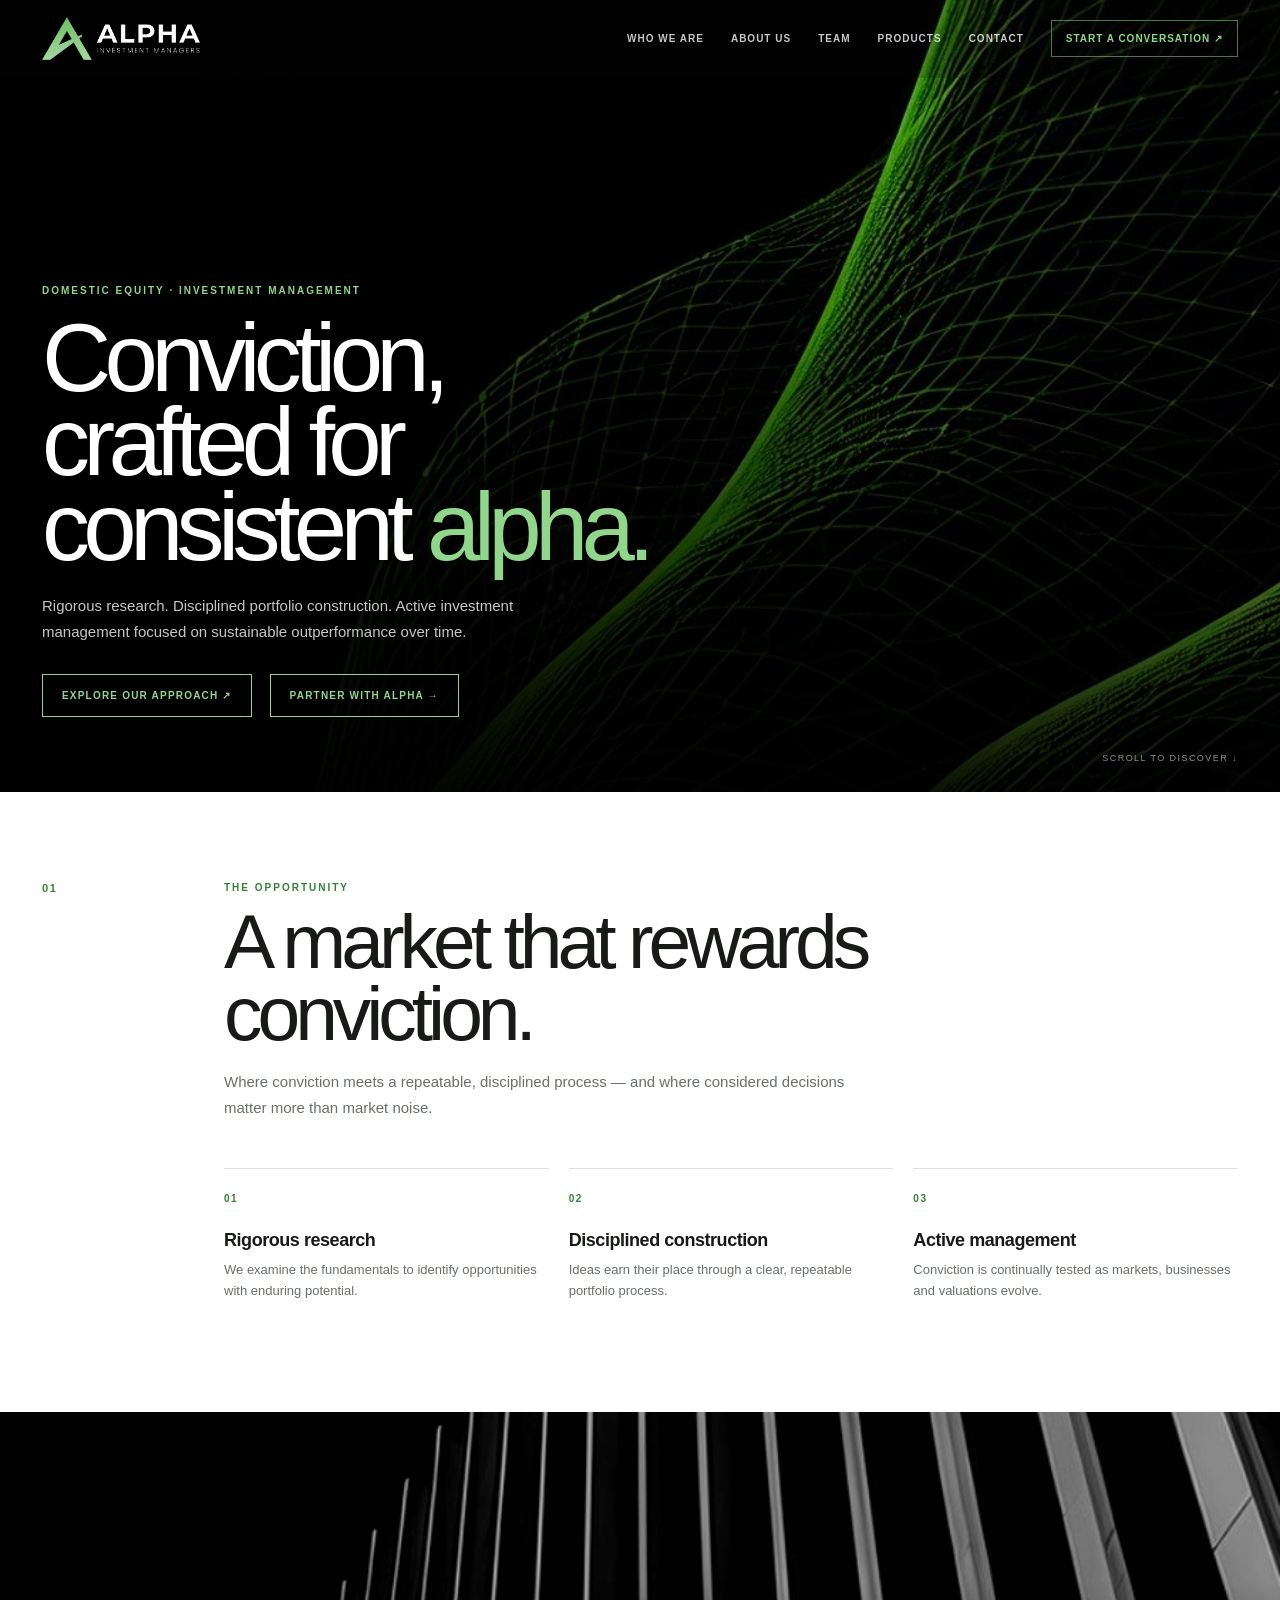
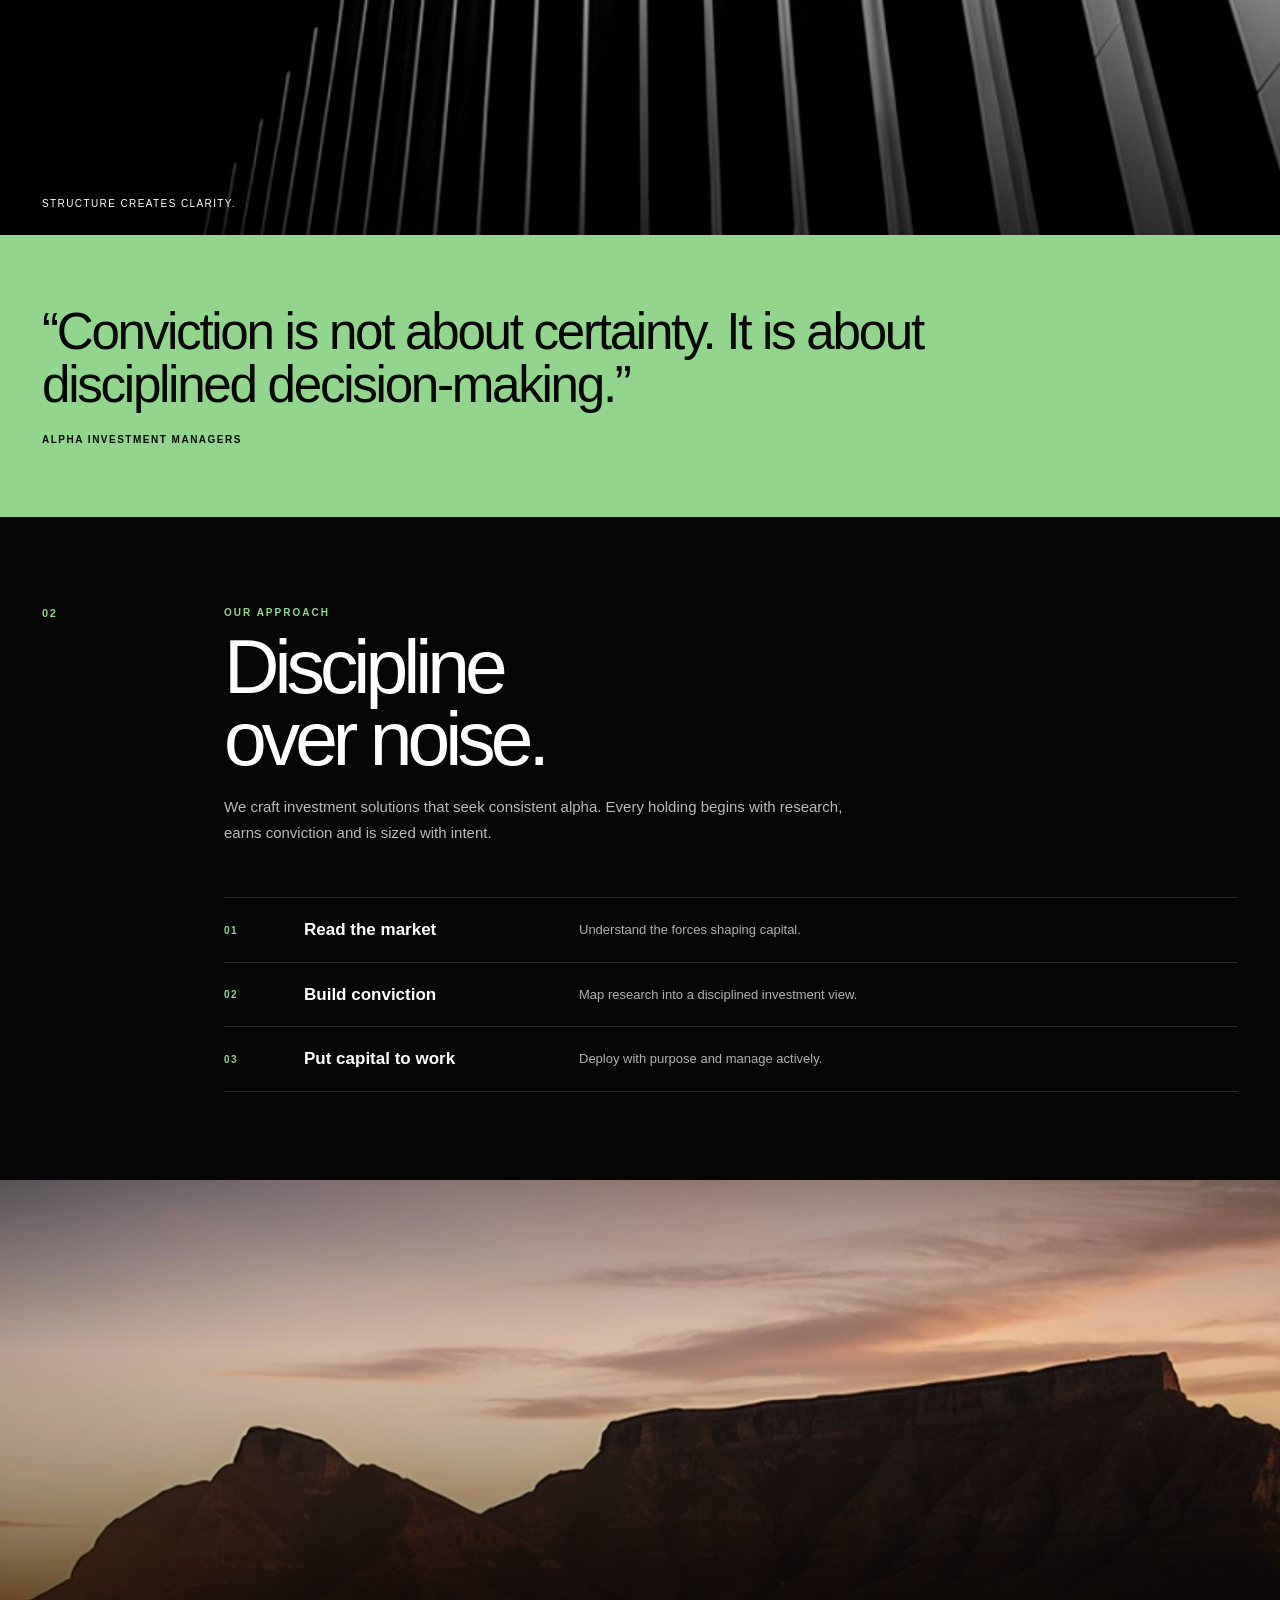
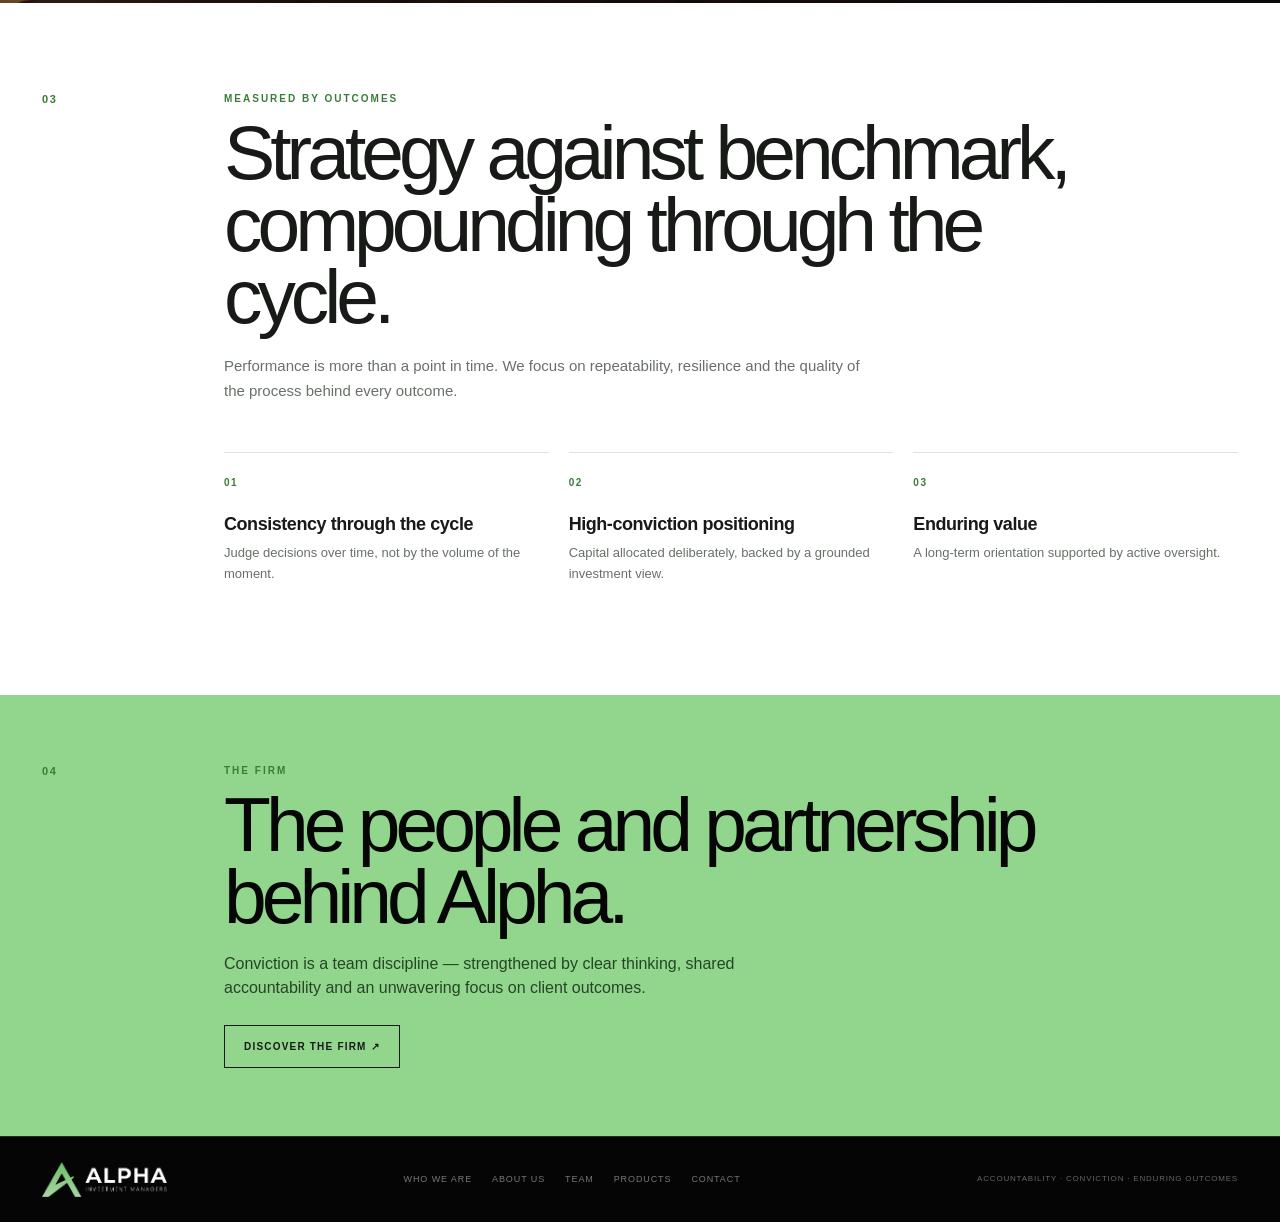
<file: index.html>
<!DOCTYPE html>
<html lang="en">
<head>
<meta charset="UTF-8">
<meta name="viewport" content="width=device-width, initial-scale=1.0">

<title>Alpha Investment Managers</title>

<meta
  name="description"
  content="Alpha Investment Managers — owner-managed, investment-led and focused on enduring client outcomes."
>

<style>

/* =========================================================
   ALPHA INVESTMENT MANAGERS
   Responsive multi-page website
========================================================= */

:root {
  --black: #050605;
  --black-soft: #0c0e0c;
  --green: #91d68c;
  --green-dark: #397e38;
  --green-bright: #62ff00;

  --white: #ffffff;
  --off-white: #f5f6f2;
  --cream: #eef0e9;

  --text: #171a17;
  --muted: #687068;
  --muted-light: #a5aaa5;

  --line: #dfe3dc;
  --line-dark: rgba(255,255,255,.14);

  --max: 1280px;
  --pad: 42px;

  --header-height: 78px;
}

/* =========================================================
   RESET
========================================================= */

* {
  box-sizing: border-box;
  margin: 0;
  padding: 0;
}

html {
  scroll-behavior: smooth;
  scroll-padding-top: 90px;
}

body {
  background: var(--black);
  color: var(--white);
  font-family:
    Inter,
    "Helvetica Neue",
    Helvetica,
    Arial,
    sans-serif;
  line-height: 1.5;
  overflow-x: hidden;
}

body.menu-open {
  overflow: hidden;
}

img {
  display: block;
  width: 100%;
}

a {
  color: inherit;
  text-decoration: none;
}

button {
  font: inherit;
}

.container {
  width: min(
    calc(100% - (var(--pad) * 2)),
    var(--max)
  );
  margin-inline: auto;
}

/* =========================================================
   TYPOGRAPHY
========================================================= */

.eyebrow {
  color: var(--green-dark);
  font-size: 10px;
  font-weight: 700;
  letter-spacing: .2em;
  text-transform: uppercase;
}

.dark-section .eyebrow,
.hero .eyebrow {
  color: var(--green);
}

.section-number {
  color: var(--green-dark);
  font-size: 11px;
  font-weight: 700;
  letter-spacing: .15em;
}

.dark-section .section-number {
  color: var(--green);
}

h1,
h2,
h3,
p {
  overflow-wrap: break-word;
}

.display {
  font-size: clamp(46px, 6vw, 82px);
  line-height: .94;
  letter-spacing: -.065em;
  font-weight: 450;
}

.body-copy {
  color: var(--muted);
  font-size: 15px;
  line-height: 1.7;
  max-width: 650px;
}

.dark-section .body-copy {
  color: #b7bcb7;
}

/* =========================================================
   HEADER
========================================================= */

.site-header {
  position: fixed;
  z-index: 1000;
  top: 0;
  left: 0;
  width: 100%;
  height: var(--header-height);

  display: flex;
  align-items: center;

  background: rgba(5,6,5,.2);
  border-bottom: 1px solid transparent;

  transition:
    background .3s ease,
    border-color .3s ease,
    backdrop-filter .3s ease;
}

.site-header.scrolled {
  background: rgba(5,6,5,.94);
  border-bottom-color: var(--line-dark);
  backdrop-filter: blur(18px);
}

.nav {
  display: flex;
  align-items: center;
  justify-content: space-between;
}

.logo {
  width: 158px;
  flex-shrink: 0;
}

.logo img {
  width: 100%;
  height: auto;
}

.nav-links {
  display: flex;
  align-items: center;
  gap: 27px;
}

.nav-links a {
  position: relative;

  color: rgba(255,255,255,.78);

  font-size: 10px;
  font-weight: 600;
  letter-spacing: .1em;
  text-transform: uppercase;

  transition: color .2s ease;
}

.nav-links a::after {
  content: "";

  position: absolute;
  left: 0;
  bottom: -7px;

  width: 0;
  height: 1px;

  background: var(--green);

  transition: width .25s ease;
}

.nav-links a:hover,
.nav-links a.active {
  color: white;
}

.nav-links a:hover::after,
.nav-links a.active::after {
  width: 100%;
}

.nav-cta {
  padding: 10px 14px !important;
  border: 1px solid rgba(145,214,140,.55);
  color: var(--green) !important;
}

.nav-cta::after {
  display: none;
}

.nav-cta:hover {
  background: var(--green);
  color: var(--black) !important;
}

.mobile-menu-button {
  display: none;

  width: 42px;
  height: 42px;

  border: 1px solid rgba(255,255,255,.2);
  border-radius: 50%;

  background: transparent;
  color: white;

  cursor: pointer;
}

/* =========================================================
   PAGE SYSTEM
========================================================= */

.page {
  display: none;
  min-height: 100vh;
}

.page.active {
  display: block;
}

/* =========================================================
   HERO
========================================================= */

.hero {
  min-height: 88vh;
  position: relative;

  display: flex;
  align-items: flex-end;

  overflow: hidden;
}

.hero-background {
  position: absolute;
  inset: 0;

  background:
    linear-gradient(
      90deg,
      rgba(0,0,0,.96) 0%,
      rgba(0,0,0,.74) 35%,
      rgba(0,0,0,.18) 80%
    ),
    linear-gradient(
      0deg,
      rgba(0,0,0,.9),
      transparent 60%
    ),
    url("alpha-wave.jpg")
    center / cover no-repeat;

  transform: scale(1.02);
}

.hero-content {
  position: relative;
  z-index: 2;

  max-width: 780px;

  padding-top: 150px;
  padding-bottom: 75px;
}

.hero h1 {
  margin-top: 18px;
  margin-bottom: 24px;

  font-size: clamp(55px, 7.5vw, 108px);
  line-height: .88;
  letter-spacing: -.07em;
  font-weight: 450;
}

.hero h1 span {
  color: var(--green);
}

.hero .body-copy {
  max-width: 560px;
  color: #c4c8c4;
}

.hero-buttons {
  display: flex;
  align-items: center;
  gap: 18px;

  margin-top: 30px;
}

.button {
  display: inline-flex;
  align-items: center;
  justify-content: center;

  min-height: 43px;
  padding: 0 19px;

  border: 1px solid var(--green);

  color: var(--green);

  font-size: 10px;
  font-weight: 700;
  letter-spacing: .12em;
  text-transform: uppercase;

  transition:
    background .2s ease,
    color .2s ease,
    transform .2s ease;
}

.button:hover {
  background: var(--green);
  color: var(--black);
  transform: translateY(-2px);
}

.button.light {
  border-color: #151815;
  color: var(--text);
}

.button.light:hover {
  background: var(--black);
  color: white;
}

.hero-scroll {
  position: absolute;
  z-index: 3;

  right: var(--pad);
  bottom: 27px;

  color: rgba(255,255,255,.55);

  font-size: 9px;
  letter-spacing: .16em;
  text-transform: uppercase;
}

/* =========================================================
   STANDARD SECTIONS
========================================================= */

.section {
  padding: 88px 0;
}

.section.compact {
  padding: 68px 0;
}

.light-section {
  background: var(--white);
  color: var(--text);
}

.cream-section {
  background: var(--cream);
  color: var(--text);
}

.dark-section {
  background: var(--black);
  color: var(--white);
}

.green-section {
  background: var(--green);
  color: var(--black);
}

.section-grid {
  display: grid;
  grid-template-columns: 130px 1fr;
  gap: 52px;
}

.section-content {
  min-width: 0;
}

.section-heading {
  max-width: 900px;
}

.section-heading p {
  margin-top: 20px;
}

.section-heading .display {
  margin-top: 10px;
}

/* =========================================================
   PRINCIPLE CARDS
========================================================= */

.cards-3 {
  display: grid;
  grid-template-columns: repeat(3, 1fr);
  gap: 20px;

  margin-top: 48px;
}

.info-card {
  padding: 22px 0;

  border-top: 1px solid var(--line);
}

.dark-section .info-card {
  border-color: var(--line-dark);
}

.card-number {
  margin-bottom: 24px;

  color: var(--green-dark);

  font-size: 10px;
  font-weight: 700;
  letter-spacing: .15em;
}

.dark-section .card-number {
  color: var(--green);
}

.info-card h3 {
  margin-bottom: 8px;

  font-size: 18px;
  line-height: 1.2;
  font-weight: 550;
  letter-spacing: -.025em;
}

.info-card p {
  color: var(--muted);
  font-size: 13px;
  line-height: 1.6;
}

.dark-section .info-card p {
  color: #aeb4ae;
}

/* =========================================================
   IMAGE BANNER
========================================================= */

.image-banner {
  height: 47vh;
  min-height: 380px;

  position: relative;
  overflow: hidden;
}

.image-banner img {
  width: 100%;
  height: 100%;
  object-fit: cover;
}

.image-banner.dark img {
  filter: grayscale(100%) contrast(1.08);
  opacity: .8;
}

.image-banner::after {
  content: "";

  position: absolute;
  inset: 0;

  background:
    linear-gradient(
      0deg,
      rgba(0,0,0,.6),
      transparent 60%
    );
}

.image-caption {
  position: absolute;
  z-index: 2;

  left: max(
    var(--pad),
    calc((100% - var(--max)) / 2)
  );

  bottom: 24px;

  color: white;

  font-size: 10px;
  letter-spacing: .14em;
  text-transform: uppercase;
}

/* =========================================================
   PROCESS
========================================================= */

.process {
  margin-top: 52px;
}

.process-row {
  display: grid;
  grid-template-columns: 55px 250px 1fr;
  gap: 25px;

  padding: 19px 0;

  border-top: 1px solid var(--line);

  align-items: center;
}

.dark-section .process-row {
  border-color: var(--line-dark);
}

.process-row:last-child {
  border-bottom: 1px solid var(--line);
}

.dark-section .process-row:last-child {
  border-color: var(--line-dark);
}

.process-number {
  color: var(--green-dark);
  font-size: 10px;
  font-weight: 700;
  letter-spacing: .15em;
}

.dark-section .process-number {
  color: var(--green);
}

.process-row h3 {
  font-size: 17px;
  font-weight: 550;
}

.process-row p {
  color: var(--muted);
  font-size: 13px;
}

.dark-section .process-row p {
  color: #adb3ad;
}

/* =========================================================
   WHO WE ARE
========================================================= */

.page-hero {
  min-height: 58vh;

  display: flex;
  align-items: flex-end;

  position: relative;
  overflow: hidden;
}

.page-hero-image {
  position: absolute;
  inset: 0;

  background:
    linear-gradient(
      90deg,
      rgba(0,0,0,.9),
      rgba(0,0,0,.3)
    ),
    url("alpha-wave.jpg")
    center / cover no-repeat;
}

.page-hero.architecture-hero .page-hero-image {
  background:
    linear-gradient(
      90deg,
      rgba(0,0,0,.82),
      rgba(0,0,0,.2)
    ),
    url("architecture.jpg")
    center / cover no-repeat;
}

.page-hero-content {
  position: relative;
  z-index: 2;

  padding-top: 140px;
  padding-bottom: 62px;

  max-width: 850px;
}

.page-hero h1 {
  margin-top: 16px;

  font-size: clamp(48px, 7vw, 88px);
  line-height: .9;
  letter-spacing: -.065em;
  font-weight: 450;
}

.page-hero p {
  max-width: 620px;
  margin-top: 22px;

  color: #c4c8c4;
  font-size: 16px;
  line-height: 1.65;
}

/* =========================================================
   STAT STRIP
========================================================= */

.stat-strip {
  display: grid;
  grid-template-columns: repeat(3, 1fr);

  border-top: 1px solid var(--line);
  border-bottom: 1px solid var(--line);

  margin-top: 45px;
}

.stat {
  padding: 22px 24px;
  border-right: 1px solid var(--line);
}

.stat:last-child {
  border-right: 0;
}

.stat strong {
  display: block;

  font-size: 31px;
  line-height: 1;

  letter-spacing: -.04em;
}

.stat span {
  display: block;

  margin-top: 8px;

  color: var(--muted);

  font-size: 10px;
  letter-spacing: .12em;
  text-transform: uppercase;
}

/* =========================================================
   QUOTE
========================================================= */

.quote-section {
  padding: 70px 0;

  background: var(--green);
  color: var(--black);
}

.quote {
  max-width: 900px;

  font-size: clamp(28px, 4vw, 52px);
  line-height: 1.05;
  letter-spacing: -.045em;
  font-weight: 450;
}

.quote-by {
  margin-top: 20px;

  font-size: 10px;
  font-weight: 700;
  letter-spacing: .15em;
  text-transform: uppercase;
}

/* =========================================================
   TEAM
========================================================= */

.team-grid {
  display: grid;
  grid-template-columns: repeat(2, 1fr);
  gap: 25px;

  margin-top: 48px;
}

.team-card {
  display: grid;
  grid-template-columns: 180px 1fr;

  min-height: 180px;

  background: var(--white);
  border: 1px solid var(--line);

  color: var(--text);
}

.team-image {
  height: 100%;
  min-height: 180px;

  background:
    linear-gradient(
      145deg,
      #182318,
      #4f964d
    );

  display: flex;
  align-items: center;
  justify-content: center;
}

.team-image span {
  color: rgba(255,255,255,.9);

  font-size: 45px;
  font-weight: 300;
  letter-spacing: -.08em;
}

.team-image img {
  width: 100%;
  height: 100%;
  object-fit: cover;
  object-position: center top;
}

.team-info {
  padding: 25px;
}

.team-label {
  color: var(--green-dark);

  font-size: 9px;
  font-weight: 700;
  letter-spacing: .15em;
  text-transform: uppercase;
}

.team-info h3 {
  margin: 12px 0 7px;

  font-size: 23px;
  line-height: 1;
  letter-spacing: -.04em;
}

.team-email {
  color: var(--muted);

  font-size: 12px;

  transition: color .2s ease;
}

.team-email:hover {
  color: var(--green-dark);
}

/* =========================================================
   PRODUCTS
========================================================= */

.product-grid {
  display: grid;
  grid-template-columns: repeat(2, 1fr);
  gap: 20px;

  margin-top: 48px;
}

.product-card {
  padding: 30px;

  background: white;
  border: 1px solid var(--line);

  color: var(--text);
}

.product-card.featured {
  background: var(--black);
  color: white;
  border-color: var(--black);
}

.product-label {
  color: var(--green-dark);

  font-size: 9px;
  font-weight: 700;
  letter-spacing: .15em;
  text-transform: uppercase;
}

.product-card.featured .product-label {
  color: var(--green);
}

.product-card h3 {
  margin-top: 13px;

  font-size: 29px;
  line-height: 1;
  letter-spacing: -.05em;
}

.product-card > p {
  max-width: 520px;
  margin-top: 14px;

  color: var(--muted);

  font-size: 13px;
  line-height: 1.6;
}

.product-card.featured > p {
  color: #aeb3ae;
}

.return-grid {
  display: grid;
  grid-template-columns: 1fr 1fr;

  margin-top: 25px;

  border-top: 1px solid var(--line);
}

.product-card.featured .return-grid {
  border-color: var(--line-dark);
}

.return {
  padding: 18px 0;
}

.return + .return {
  border-left: 1px solid var(--line);
  padding-left: 20px;
}

.product-card.featured .return + .return {
  border-color: var(--line-dark);
}

.return strong {
  display: block;

  font-size: 26px;
  line-height: 1;
}

.return span {
  display: block;

  margin-top: 7px;

  color: var(--muted);

  font-size: 9px;
  letter-spacing: .1em;
  text-transform: uppercase;
}

/* =========================================================
   PERFORMANCE TABLE
========================================================= */

.performance-wrap {
  margin-top: 48px;

  background: white;
  border: 1px solid var(--line);

  overflow-x: auto;
}

.performance-table {
  width: 100%;
  border-collapse: collapse;

  color: var(--text);

  font-size: 13px;
}

.performance-table th,
.performance-table td {
  padding: 15px 18px;

  text-align: left;

  border-bottom: 1px solid var(--line);

  white-space: nowrap;
}

.performance-table th {
  background: var(--cream);

  font-size: 9px;
  letter-spacing: .12em;
  text-transform: uppercase;
}

.performance-table tr:last-child td {
  border-bottom: 0;
}

.performance-table td:nth-child(2) {
  color: var(--green-dark);
  font-weight: 700;
}

/* =========================================================
   CONTACT
========================================================= */

.contact-grid {
  display: grid;
  grid-template-columns: 1fr 1fr;
  gap: 25px;

  margin-top: 45px;
}

.contact-card {
  padding: 28px;

  background: white;
  border: 1px solid var(--line);

  color: var(--text);
}

.contact-card.green {
  background: var(--green);
  border-color: var(--green);
}

.contact-card h3 {
  margin-bottom: 15px;

  font-size: 22px;
  line-height: 1;
  letter-spacing: -.04em;
}

.contact-card p,
.contact-card a {
  color: var(--muted);

  font-size: 13px;
  line-height: 1.8;
}

.contact-card.green p,
.contact-card.green a {
  color: #1a3219;
}

.contact-card.person-card {
  display: grid;
  grid-template-columns: 150px 1fr;
  padding: 0;
  overflow: hidden;
  min-height: 180px;
}

.contact-person-image {
  height: 100%;
  min-height: 180px;
  overflow: hidden;
  background: var(--cream);
}

.contact-person-image img {
  width: 100%;
  height: 100%;
  object-fit: cover;
  object-position: center top;
}

.contact-person-info {
  padding: 28px;
}

.contact-card a:hover {
  color: var(--green-dark);
}

.contact-form {
  margin-top: 30px;

  display: grid;
  grid-template-columns: 1fr 1fr;
  gap: 18px;
}

.form-field {
  display: flex;
  flex-direction: column;
  gap: 7px;
}

.form-field.full {
  grid-column: 1 / -1;
}

.form-field label {
  color: var(--muted);

  font-size: 9px;
  font-weight: 700;
  letter-spacing: .14em;
  text-transform: uppercase;
}

.form-field input,
.form-field textarea,
.form-field select {
  width: 100%;

  padding: 13px 14px;

  background: white;
  border: 1px solid var(--line);

  color: var(--text);

  outline: none;

  font: inherit;
  font-size: 13px;

  transition:
    border-color .2s ease,
    box-shadow .2s ease;
}

.form-field textarea {
  min-height: 125px;
  resize: vertical;
}

.form-field input:focus,
.form-field textarea:focus,
.form-field select:focus {
  border-color: var(--green-dark);
  box-shadow: 0 0 0 3px rgba(57,126,56,.08);
}

/* =========================================================
   FOOTER
========================================================= */

.site-footer {
  padding: 25px 0;

  background: #050505;

  border-top: 1px solid var(--line-dark);
}

.footer-inner {
  display: flex;
  align-items: center;
  justify-content: space-between;
  gap: 25px;
}

.footer-logo {
  width: 125px;
}

.footer-links {
  display: flex;
  gap: 20px;
}

.footer-links a {
  color: #777;

  font-size: 9px;
  letter-spacing: .1em;
  text-transform: uppercase;
}

.footer-links a:hover {
  color: var(--green);
}

.footer-copy {
  color: #666;

  font-size: 8px;
  letter-spacing: .1em;
  text-transform: uppercase;
}

/* =========================================================
   PAGE TRANSITION
========================================================= */

.page.active .animate {
  animation: pageIn .5s ease both;
}

@keyframes pageIn {
  from {
    opacity: 0;
    transform: translateY(12px);
  }

  to {
    opacity: 1;
    transform: translateY(0);
  }
}

/* =========================================================
   TABLET
========================================================= */

@media (max-width: 950px) {

  :root {
    --pad: 28px;
  }

  .nav-links {
    gap: 16px;
  }

  .nav-links a {
    font-size: 9px;
  }

  .section-grid {
    grid-template-columns: 1fr;
    gap: 18px;
  }

  .cards-3 {
    grid-template-columns: 1fr;
  }

  .team-grid,
  .product-grid,
  .contact-grid {
    grid-template-columns: 1fr;
  }

  .process-row {
    grid-template-columns: 50px 210px 1fr;
  }
}

/* =========================================================
   MOBILE
========================================================= */

@media (max-width: 720px) {

  :root {
    --pad: 20px;
    --header-height: 68px;
  }

  .site-header {
    height: var(--header-height);
  }

  .logo {
    width: 137px;
  }

  .mobile-menu-button {
    display: block;
  }

  .nav-links {
    position: fixed;

    top: var(--header-height);
    left: 12px;
    right: 12px;

    display: none;
    flex-direction: column;
    align-items: stretch;

    gap: 0;

    padding: 7px;

    background: rgba(5,6,5,.98);
    border: 1px solid var(--line-dark);

    box-shadow: 0 25px 70px rgba(0,0,0,.5);
  }

  .nav-links.open {
    display: flex;
  }

  .nav-links a {
    width: 100%;

    padding: 15px;

    font-size: 10px;
  }

  .nav-links a::after {
    display: none;
  }

  .nav-cta {
    margin-top: 4px;
    text-align: center;
  }

  .hero {
    min-height: 78vh;
  }

  .hero-background {
    background:
      linear-gradient(
        90deg,
        rgba(0,0,0,.94),
        rgba(0,0,0,.25)
      ),
      linear-gradient(
        0deg,
        rgba(0,0,0,.9),
        transparent 65%
      ),
      url("alpha-wave.jpg")
      62% center / cover no-repeat;
  }

  .hero-content {
    padding-top: 125px;
    padding-bottom: 60px;
  }

  .hero h1 {
    font-size: clamp(50px, 15vw, 75px);
  }

  .hero .body-copy {
    font-size: 14px;
  }

  .hero-buttons {
    flex-direction: column;
    align-items: flex-start;
  }

  .hero-scroll {
    display: none;
  }

  .section {
    padding: 62px 0;
  }

  .section.compact {
    padding: 48px 0;
  }

  .display {
    font-size: clamp(40px, 12vw, 58px);
  }

  .cards-3 {
    margin-top: 35px;
  }

  .info-card {
    padding: 17px 0;
  }

  .card-number {
    margin-bottom: 14px;
  }

  .image-banner {
    height: 34vh;
    min-height: 260px;
  }

  .page-hero {
    min-height: 60vh;
  }

  .page-hero-content {
    padding-top: 125px;
    padding-bottom: 50px;
  }

  .page-hero h1 {
    font-size: clamp(47px, 13vw, 68px);
  }

  .page-hero p {
    font-size: 14px;
  }

  .process {
    margin-top: 35px;
  }

  .process-row {
    grid-template-columns: 42px 1fr;
    gap: 12px;

    padding: 17px 0;
  }

  .process-row p {
    grid-column: 2;
    margin-top: -5px;
  }

  .stat-strip {
    grid-template-columns: 1fr;
  }

  .stat {
    border-right: 0;
    border-bottom: 1px solid var(--line);
  }

  .stat:last-child {
    border-bottom: 0;
  }

  .team-card {
    grid-template-columns: 110px 1fr;
  }

  .contact-card.person-card {
    grid-template-columns: 110px 1fr;
  }

  .contact-person-image {
    min-height: 145px;
  }

  .contact-person-info {
    padding: 20px;
  }

  .team-image {
    min-height: 145px;
  }

  .team-info {
    padding: 20px;
  }

  .team-info h3 {
    font-size: 20px;
  }

  .product-card {
    padding: 23px;
  }

  .product-card h3 {
    font-size: 25px;
  }

  .contact-form {
    grid-template-columns: 1fr;
  }

  .form-field.full {
    grid-column: auto;
  }

  .footer-inner {
    align-items: flex-start;
    flex-direction: column;
  }

  .footer-links {
    flex-wrap: wrap;
  }
}

/* =========================================================
   VERY SMALL PHONES
========================================================= */

@media (max-width: 390px) {

  .hero h1 {
    font-size: 48px;
  }

  .team-card,
  .contact-card.person-card {
    grid-template-columns: 1fr;
  }

  .team-image,
  .contact-person-image {
    height: 130px;
    min-height: 130px;
  }

  .team-info,
  .contact-person-info {
    padding: 20px;
  }

  .team-image {
    height: 130px;
    min-height: 130px;
  }

  .button {
    width: 100%;
  }

}

</style>
</head>

<body>

<!-- =======================================================
     HEADER
======================================================= -->

<header class="site-header" id="header">

  <div class="container nav">

    <a href="/" class="logo" data-route="/">
      <img
        src="alpha-logo.png"
        alt="Alpha Investment Managers"
      >
    </a>

    <nav class="nav-links" id="navLinks">

      <a href="/who-we-are" data-route="/who-we-are">
        Who we are
      </a>

      <a href="/about-us" data-route="/about-us">
        About us
      </a>

      <a href="/team" data-route="/team">
        Team
      </a>

      <a href="/products" data-route="/products">
        Products
      </a>

      <a href="/contact" data-route="/contact">
        Contact
      </a>

      <a
        href="/contact"
        data-route="/contact"
        class="nav-cta"
      >
        Start a conversation ↗
      </a>

    </nav>

    <button
      class="mobile-menu-button"
      id="mobileMenu"
      aria-label="Open navigation"
      aria-expanded="false"
    >
      ☰
    </button>

  </div>

</header>


<!-- =======================================================
     HOME
======================================================= -->

<main
  class="page"
  data-page="/"
>

  <section class="hero">

    <div class="hero-background"></div>

    <div class="container">

      <div class="hero-content animate">

        <div class="eyebrow">
          Domestic equity · Investment management
        </div>

        <h1>
          Conviction,<br>
          crafted for<br>
          consistent
          <span>alpha.</span>
        </h1>

        <p class="body-copy">
          Rigorous research. Disciplined portfolio construction.
          Active investment management focused on sustainable
          outperformance over time.
        </p>

        <div class="hero-buttons">

          <a
            href="/about-us"
            data-route="/about-us"
            class="button"
          >
            Explore our approach ↗
          </a>

          <a
            href="/contact"
            data-route="/contact"
            class="button"
          >
            Partner with Alpha →
          </a>

        </div>

      </div>

    </div>

    <div class="hero-scroll">
      Scroll to discover ↓
    </div>

  </section>


  <!-- WHITE SECTION -->

  <section class="section light-section">

    <div class="container">

      <div class="section-grid">

        <div class="section-number">
          01
        </div>

        <div class="section-content animate">

          <div class="section-heading">

            <div class="eyebrow">
              The opportunity
            </div>

            <h2 class="display">
              A market that
              rewards conviction.
            </h2>

            <p class="body-copy">
              Where conviction meets a repeatable, disciplined
              process — and where considered decisions matter
              more than market noise.
            </p>

          </div>

          <div class="cards-3">

            <article class="info-card">

              <div class="card-number">
                01
              </div>

              <h3>
                Rigorous research
              </h3>

              <p>
                We examine the fundamentals to identify
                opportunities with enduring potential.
              </p>

            </article>

            <article class="info-card">

              <div class="card-number">
                02
              </div>

              <h3>
                Disciplined construction
              </h3>

              <p>
                Ideas earn their place through a clear,
                repeatable portfolio process.
              </p>

            </article>

            <article class="info-card">

              <div class="card-number">
                03
              </div>

              <h3>
                Active management
              </h3>

              <p>
                Conviction is continually tested as markets,
                businesses and valuations evolve.
              </p>

            </article>

          </div>

        </div>

      </div>

    </div>

  </section>


  <section class="image-banner dark">

    <img
      src="architecture.jpg"
      alt="Architectural structure"
    >

    <div class="image-caption">
      Structure creates clarity.
    </div>

  </section>


  <!-- GREEN SECTION -->

  <section class="quote-section">

    <div class="container">

      <div class="quote">
        “Conviction is not about
        certainty. It is about
        disciplined decision-making.”
      </div>

      <div class="quote-by">
        Alpha Investment Managers
      </div>

    </div>

  </section>


  <section class="section dark-section">

    <div class="container">

      <div class="section-grid">

        <div class="section-number">
          02
        </div>

        <div class="section-content">

          <div class="section-heading">

            <div class="eyebrow">
              Our approach
            </div>

            <h2 class="display">
              Discipline<br>
              over noise.
            </h2>

            <p class="body-copy">
              We craft investment solutions that seek consistent
              alpha. Every holding begins with research, earns
              conviction and is sized with intent.
            </p>

          </div>

          <div class="process">

            <div class="process-row">

              <div class="process-number">
                01
              </div>

              <h3>
                Read the market
              </h3>

              <p>
                Understand the forces shaping capital.
              </p>

            </div>

            <div class="process-row">

              <div class="process-number">
                02
              </div>

              <h3>
                Build conviction
              </h3>

              <p>
                Map research into a disciplined
                investment view.
              </p>

            </div>

            <div class="process-row">

              <div class="process-number">
                03
              </div>

              <h3>
                Put capital to work
              </h3>

              <p>
                Deploy with purpose and manage actively.
              </p>

            </div>

          </div>

        </div>

      </div>

    </div>

  </section>


  <section class="image-banner">

    <img
      src="table-mountain.jpg"
      alt="Cape Town and Table Mountain at dusk"
    >

  </section>


  <section class="section light-section">

    <div class="container">

      <div class="section-grid">

        <div class="section-number">
          03
        </div>

        <div class="section-content">

          <div class="section-heading">

            <div class="eyebrow">
              Measured by outcomes
            </div>

            <h2 class="display">
              Strategy against
              benchmark,
              compounding
              through the cycle.
            </h2>

            <p class="body-copy">
              Performance is more than a point in time.
              We focus on repeatability, resilience and
              the quality of the process behind every outcome.
            </p>

          </div>

          <div class="cards-3">

            <article class="info-card">

              <div class="card-number">01</div>

              <h3>
                Consistency through the cycle
              </h3>

              <p>
                Judge decisions over time, not by the
                volume of the moment.
              </p>

            </article>

            <article class="info-card">

              <div class="card-number">02</div>

              <h3>
                High-conviction positioning
              </h3>

              <p>
                Capital allocated deliberately, backed
                by a grounded investment view.
              </p>

            </article>

            <article class="info-card">

              <div class="card-number">03</div>

              <h3>
                Enduring value
              </h3>

              <p>
                A long-term orientation supported by
                active oversight.
              </p>

            </article>

          </div>

        </div>

      </div>

    </div>

  </section>


  <section class="section green-section compact">

    <div class="container">

      <div class="section-grid">

        <div class="section-number">
          04
        </div>

        <div>

          <div class="eyebrow">
            The firm
          </div>

          <h2
            class="display"
            style="margin-top:10px;"
          >
            The people and
            partnership
            behind Alpha.
          </h2>

          <p
            style="
              max-width:600px;
              margin-top:20px;
              color:#274525;
            "
          >
            Conviction is a team discipline — strengthened
            by clear thinking, shared accountability and
            an unwavering focus on client outcomes.
          </p>

          <a
            href="/who-we-are"
            data-route="/who-we-are"
            class="button light"
            style="margin-top:25px;"
          >
            Discover the firm ↗
          </a>

        </div>

      </div>

    </div>

  </section>

</main>


<!-- =======================================================
     WHO WE ARE
======================================================= -->

<main
  class="page"
  data-page="/who-we-are"
>

  <section class="page-hero">

    <div class="page-hero-image"></div>

    <div class="container">

      <div class="page-hero-content animate">

        <div class="eyebrow">
          About Alpha
        </div>

        <h1>
          Owner-managed.<br>
          Investment-led.
        </h1>

        <p>
          An investment boutique built around accountability,
          conviction and enduring client outcomes.
        </p>

      </div>

    </div>

  </section>


  <section class="section light-section">

    <div class="container">

      <div class="section-grid">

        <div class="section-number">
          01
        </div>

        <div class="section-content">

          <div class="eyebrow">
            Who we are
          </div>

          <h2 class="display">
            Built for<br>
            the long term.
          </h2>

          <p class="body-copy" style="margin-top:20px;">
            Experienced decision-makers are directly accountable
            for performance and client outcomes. Our owner-managed
            structure keeps responsibility close to every investment
            decision.
          </p>

          <div class="cards-3">

            <article class="info-card">
              <div class="card-number">01</div>
              <h3>Experienced team</h3>
              <p>
                Focused on long-term value creation.
              </p>
            </article>

            <article class="info-card">
              <div class="card-number">02</div>
              <h3>Direct accountability</h3>
              <p>
                Decision-makers own client outcomes.
              </p>
            </article>

            <article class="info-card">
              <div class="card-number">03</div>
              <h3>Agile & independent</h3>
              <p>
                Disciplined, focused investment decisions.
              </p>
            </article>

            <article class="info-card">
              <div class="card-number">04</div>
              <h3>Proven track record</h3>
              <p>
                Consistent performance and trusted relationships.
              </p>
            </article>

            <article class="info-card">
              <div class="card-number">05</div>
              <h3>Award recognised</h3>
              <p>
                2026 Raging Bull Awards —
                Equity CIS runner-up.
              </p>
            </article>

            <article class="info-card">
              <div class="card-number">06</div>
              <h3>Enduring partnerships</h3>
              <p>
                Performance-driven investing that generates alpha.
              </p>
            </article>

          </div>

        </div>

      </div>

    </div>

  </section>


  <section class="quote-section">

    <div class="container">

      <div class="quote">
        Accountability in ownership.
        Conviction in action.
      </div>

      <div class="quote-by">
        Our promise
      </div>

    </div>

  </section>


  <section class="section dark-section">

    <div class="container">

      <div class="section-grid">

        <div class="section-number">
          02
        </div>

        <div>

          <div class="eyebrow">
            Our structure
          </div>

          <h2 class="display">
            Close to the
            decision.
          </h2>

          <p class="body-copy" style="margin-top:20px;">
            Our structure keeps decision-making close to clients,
            aligned to outcomes and focused on long-term value creation.
          </p>

        </div>

      </div>

    </div>

  </section>

</main>


<!-- =======================================================
     ABOUT US
======================================================= -->

<main
  class="page"
  data-page="/about-us"
>

  <section class="page-hero architecture-hero">

    <div class="page-hero-image"></div>

    <div class="container">

      <div class="page-hero-content animate">

        <div class="eyebrow">
          Our philosophy
        </div>

        <h1>
          Research-led.<br>
          Return-focused.
        </h1>

        <p>
          Fundamental research, valuation discipline and a clear
          understanding of the drivers of a company's returns.
        </p>

      </div>

    </div>

  </section>


  <section class="section light-section">

    <div class="container">

      <div class="section-grid">

        <div class="section-number">
          01
        </div>

        <div>

          <div class="eyebrow">
            Investment beliefs
          </div>

          <h2 class="display">
            Valuation sets
            the starting point.
          </h2>

          <p class="body-copy" style="margin-top:20px;">
            Our philosophy is designed to turn fundamental
            understanding into informed, high-conviction
            investment decisions.
          </p>

          <div class="cards-3">

            <article class="info-card">
              <div class="card-number">01</div>
              <h3>Long-term value</h3>
              <p>
                Long-term returns are influenced by earnings growth,
                while shorter-term outcomes are shaped by ratings
                and earnings revisions.
              </p>
            </article>

            <article class="info-card">
              <div class="card-number">02</div>
              <h3>Valuation discipline</h3>
              <p>
                Starting valuation metrics are a key determinant
                of future returns because they reflect expectations.
              </p>
            </article>

            <article class="info-card">
              <div class="card-number">03</div>
              <h3>Fundamental insight</h3>
              <p>
                Bottom-up analysis helps us understand future
                earnings profiles and business sustainability.
              </p>
            </article>

            <article class="info-card">
              <div class="card-number">04</div>
              <h3>Scenario thinking</h3>
              <p>
                We build valuation scenarios around company-specific
                drivers of return.
              </p>
            </article>

            <article class="info-card">
              <div class="card-number">05</div>
              <h3>Alpha generation</h3>
              <p>
                Sources of alpha include earnings revisions
                and changes in ratings.
              </p>
            </article>

          </div>

        </div>

      </div>

    </div>

  </section>


  <section class="section dark-section">

    <div class="container">

      <div class="section-grid">

        <div class="section-number">
          02
        </div>

        <div>

          <div class="eyebrow">
            Bottom-up process
          </div>

          <h2 class="display">
            Understand the business.<br>
            Map the return.
          </h2>

          <div class="process">

            <div class="process-row">

              <div class="process-number">
                01
              </div>

              <h3>
                Acquisition valuation
              </h3>

              <p>
                Valuation multiples drive medium-term
                return potential.
              </p>

            </div>

            <div class="process-row">

              <div class="process-number">
                02
              </div>

              <h3>
                Earnings revisions
              </h3>

              <p>
                Revisions shape return profiles
                through the cycle.
              </p>

            </div>

            <div class="process-row">

              <div class="process-number">
                03
              </div>

              <h3>
                Scenario analysis
              </h3>

              <p>
                Company-specific drivers frame
                a range of outcomes.
              </p>

            </div>

          </div>

        </div>

      </div>

    </div>

  </section>

</main>


<!-- =======================================================
     TEAM
======================================================= -->

<main
  class="page"
  data-page="/team"
>

  <section class="page-hero">

    <div class="page-hero-image"></div>

    <div class="container">

      <div class="page-hero-content animate">

        <div class="eyebrow">
          The investment team
        </div>

        <h1>
          Conviction is a<br>
          team discipline.
        </h1>

        <p>
          Direct access to experienced decision-makers who are
          accountable for investment performance and client outcomes.
        </p>

      </div>

    </div>

  </section>


  <section class="section light-section">

    <div class="container">

      <div class="section-grid">

        <div class="section-number">
          01
        </div>

        <div>

          <div class="eyebrow">
            Meet the team
          </div>

          <h2 class="display">
            Experienced people.<br>
            Direct accountability.
          </h2>

          <p class="body-copy" style="margin-top:20px;">
            Alpha is owner-managed and investment-led, keeping
            responsibility close to every decision and every
            client relationship.
          </p>

          <div class="team-grid">

          </div>

        </div>

      </div>

    </div>

  </section>


  <section class="quote-section">

    <div class="container">

      <div class="quote">
        “Owner-managed means the
        decision-makers own the
        client outcomes.”
      </div>

      <div class="quote-by">
        Alpha with accountability
      </div>

    </div>

  </section>



            <article class="team-card">

              <div class="team-image">
                <img
                  src="[data-uri]"
                  alt="Safs Narker"
                >
              </div>

              <div class="team-info">

                <div class="team-label">
                  Investment team
                </div>

                <h3>
                  Safs Narker
                </h3>

                <a
                  class="team-email"
                  href="mailto:safs.narker@alphainv.co.za"
                >
                  safs.narker@alphainv.co.za ↗
                </a>

              </div>

            </article>



            <article class="team-card">

              <div class="team-image">
                <img
                  src="[data-uri]"
                  alt="Ntsekhe Moiloa"
                >
              </div>

              <div class="team-info">

                <div class="team-label">
                  Investment team
                </div>

                <h3>
                  Ntsekhe Moiloa
                </h3>

                <a
                  class="team-email"
                  href="mailto:ntsekhe.moiloa@alphainv.co.za"
                >
                  ntsekhe.moiloa@alphainv.co.za ↗
                </a>

              </div>

            </article>
</main>


<!-- =======================================================
     PRODUCTS
======================================================= -->

<main
  class="page"
  data-page="/products"
>

  <section class="page-hero architecture-hero">

    <div class="page-hero-image"></div>

    <div class="container">

      <div class="page-hero-content animate">

        <div class="eyebrow">
          Our products
        </div>

        <h1>
          Capital allocated<br>
          with intent.
        </h1>

        <p>
          Low and Medium Equity Multi Asset Portfolios supported
          by a disciplined framework that adapts with markets.
        </p>

      </div>

    </div>

  </section>

      <section class="section light-section">

        <div class="container">

          <div class="section-grid">

            <div class="section-number">
              01
            </div>

            <div>

              <div class="eyebrow">
                Equity fund
              </div>

              <h2 class="display">
                Conviction-led.<br>
                Long-term equity.
              </h2>

              <p class="body-copy" style="margin-top:20px;">
                A focused equity strategy built around fundamental
                research, valuation discipline and long-term capital growth.
              </p>

              <div class="product-grid">

                <article class="product-card featured">

                  <div class="product-label">
                    Equity
                  </div>

                  <h3>
                    Equity Fund
                  </h3>

                  <p>
                    A focused equity portfolio designed to participate
                    in long-term market growth through disciplined,
                    research-driven stock selection.
                  </p>

                </article>

              </div>

            </div>

          </div>

        </div>

      </section>



  <section class="section light-section">

    <div class="container">

      <div class="section-grid">

        <div class="section-number">
          02
        </div>

        <div>

          <div class="eyebrow">
            Multi asset portfolios
          </div>

          <h2 class="display">
            Defined objectives.<br>
            Adaptive allocation.
          </h2>

          <p class="body-copy" style="margin-top:20px;">
            Stable short-term returns with capital preservation
            targeted over rolling 12-month periods.
          </p>


          <div class="product-grid">

            <article class="product-card">

              <div class="product-label">
                Low equity
              </div>

              <h3>
                Defensive allocation
              </h3>

              <p>
                A lower-equity portfolio designed around
                capital preservation and stable short-term returns.
              </p>

              <div class="return-grid">

                <div class="return">
                  <strong>CPI+3%</strong>
                  <span>Return objective</span>
                </div>

              </div>

            </article>


            <article class="product-card featured">

              <div class="product-label">
                Medium equity
              </div>

              <h3>
                Growth allocation
              </h3>

              <p>
                A medium-equity portfolio designed to participate
                in growth while maintaining disciplined risk control.
              </p>

              <div class="return-grid">

                <div class="return">
                  <strong>CPI+4%</strong>
                  <span>Return objective</span>
                </div>

              </div>

            </article>

          </div>


          <div class="cards-3">

            <article class="info-card">
              <div class="card-number">01</div>
              <h3>Strategic</h3>
              <p>
                Long-term anchors informed by multi-decade data.
              </p>
            </article>

            <article class="info-card">
              <div class="card-number">02</div>
              <h3>Dynamic</h3>
              <p>
                Allocation evolves with macroeconomic
                and geopolitical conditions.
              </p>
            </article>

            <article class="info-card">
              <div class="card-number">03</div>
              <h3>Tactical</h3>
              <p>
                Selective action when market dislocations
                create opportunity.
              </p>
            </article>

          </div>


          <div
            style="
              margin-top:28px;
              padding:18px 20px;
              background:var(--cream);
              border-left:3px solid var(--green-dark);
              color:var(--text);
              font-size:13px;
              line-height:1.8;
            "
          >
            ✓ Instrument selection preferred over broad
            market vehicles<br>

            ✓ Domestic portfolios with global exposure
            in due course
          </div>

        </div>

      </div>

    </div>

  </section>


  <section class="section dark-section">

    <div class="container">

      <div class="section-grid">

        <div class="section-number">
          02
        </div>

        <div>

          <div class="eyebrow">
            Performance evidence
          </div>

          <h2 class="display">
            Equity Fund.
          </h2>

          <p class="body-copy" style="margin-top:20px;">
            Annualised and cumulative returns to
            31 March 2026.
          </p>


          <div class="stat-strip">

            <div class="stat">
              <strong>21.1%</strong>
              <span>Since inception p.a.</span>
            </div>

            <div class="stat">
              <strong>17.2%</strong>
              <span>Benchmark annualised</span>
            </div>

            <div class="stat">
              <strong>3 / 70</strong>
              <span>1 year rank</span>
            </div>

          </div>


          <div class="performance-wrap">

            <table class="performance-table">

              <thead>

                <tr>
                  <th>Period</th>
                  <th>Fund</th>
                  <th>Benchmark</th>
                  <th>Rank</th>
                </tr>

              </thead>

              <tbody>

                <tr>
                  <td>1 year</td>
                  <td>40.7%</td>
                  <td>33.6%</td>
                  <td>3 / 70</td>
                </tr>

                <tr>
                  <td>2 years p.a.</td>
                  <td>33.9%</td>
                  <td>38.1%</td>
                  <td>1 / 64</td>
                </tr>

                <tr>
                  <td>3 years p.a.</td>
                  <td>22.5%</td>
                  <td>19.0%</td>
                  <td>2 / 59</td>
                </tr>

                <tr>
                  <td>4 years p.a.</td>
                  <td>15.2%</td>
                  <td>14.2%</td>
                  <td>2 / 58</td>
                </tr>

                <tr>
                  <td>5 years p.a.</td>
                  <td>14.1%</td>
                  <td>15.2%</td>
                  <td>3 / 54</td>
                </tr>

                <tr>
                  <td>Since inception</td>
                  <td>21.1%</td>
                  <td>17.2%</td>
                  <td>—</td>
                </tr>

              </tbody>

            </table>

          </div>


          <div
            style="
              margin-top:18px;
              color:#7f857f;
              font-size:10px;
              line-height:1.7;
            "
          >
            Inception: 16 July 2020 · Benchmark:
            FTSE JSE All Share Index (J203T) ·
            Returns shown net of fees.<br>

            Sources: MoneyMate and Citywire.
            Data to 31 March 2026.
            Past performance is not necessarily a guide to future performance.
          </div>

        </div>

      </div>

    </div>

  </section>

</main>


<!-- =======================================================
     CONTACT
======================================================= -->

<main
  class="page"
  data-page="/contact"
>

  <section class="page-hero">

    <div
      class="page-hero-image"
      style="
        background:
          linear-gradient(
            90deg,
            rgba(0,0,0,.9),
            rgba(0,0,0,.25)
          ),
          url('table-mountain.jpg')
          center / cover no-repeat;
      "
    ></div>

    <div class="container">

      <div class="page-hero-content animate">

        <div class="eyebrow">
          Contact
        </div>

        <h1>
          Let's continue<br>
          the conversation.
        </h1>

        <p>
          For more information, please contact
          our team directly.
        </p>

      </div>

    </div>

  </section>


  <section class="section light-section">

    <div class="container">

      <div class="section-grid">

        <div class="section-number">
          01
        </div>

        <div>

          <div class="eyebrow">
            Contact us
          </div>

          <h2 class="display">
            Direct access to
            the investment team.
          </h2>


          <div class="contact-grid">


            


            <article class="contact-card green person-card">

              <div class="contact-person-image">
                <img
                  src="[data-uri]"
                  alt="Safs Narker"
                >
              </div>

              <div class="contact-person-info">
                <h3>
                  Safs Narker
                </h3>

                <p>
                  Investment team
                </p>

                <a href="mailto:safs.narker@alphainv.co.za">
                  Email
                  safs.narker@alphainv.co.za ↗
                </a>
              </div>

            </article>



            <article class="contact-card person-card">

              <div class="contact-person-image">
                <img
                  src="[data-uri]"
                  alt="Ntsekhe Moiloa"
                >
              </div>

              <div class="contact-person-info">
                <h3>
                  Ntsekhe Moiloa
                </h3>

                <p>
                  Investment team
                </p>

                <a href="mailto:ntsekhe.moiloa@alphainv.co.za">
                  Email
                  ntsekhe.moiloa@alphainv.co.za ↗
                </a>
              </div>

            </article><article class="contact-card">

              <h3>
                Call
              </h3>

              <a href="tel:+27843368013">
                +27 84 336 8013 ↗
              </a>

            </article>


            <article class="contact-card">

              <h3>
                Visit
              </h3>

              <p>
                10 Erica Way, Pinelands<br>
                Cape Town, 7405
              </p>

            </article>

          </div>


          <form
            class="contact-form"
            id="contactForm"
          >

            <div class="form-field">

              <label for="name">
                Name
              </label>

              <input
                id="name"
                name="name"
                type="text"
                placeholder="Your name"
                required
              >

            </div>


            <div class="form-field">

              <label for="email">
                Email
              </label>

              <input
                id="email"
                name="email"
                type="email"
                placeholder="you@example.com"
                required
              >

            </div>


            <div class="form-field">

              <label for="interest">
                Area of interest
              </label>

              <select
                id="interest"
                name="interest"
              >

                <option>
                  Investment management
                </option>

                <option>
                  Multi asset portfolios
                </option>

                <option>
                  General enquiry
                </option>

                <option>
                  Institutional enquiry
                </option>

              </select>

            </div>


            <div class="form-field">

              <label for="phone">
                Phone
              </label>

              <input
                id="phone"
                name="phone"
                type="tel"
                placeholder="+27"
              >

            </div>


            <div class="form-field full">

              <label for="message">
                Message
              </label>

              <textarea
                id="message"
                name="message"
                placeholder="Tell us how we can help."
              ></textarea>

            </div>


            <div class="form-field full">

              <button
                type="submit"
                class="button light"
              >
                Send enquiry →
              </button>

            </div>

          </form>

        </div>

      </div>

    </div>

  </section>


  <section class="green-section section compact">

    <div class="container">

      <div class="section-grid">

        <div class="section-number">
          02
        </div>

        <div>

          <div class="eyebrow">
            Partnership
          </div>

          <h2 class="display">
            Owner-managed.<br>
            Investment-led.
          </h2>

          <p
            style="
              max-width:600px;
              margin-top:18px;
              color:#294827;
            "
          >
            Built for enduring client outcomes.
          </p>

        </div>

      </div>

    </div>

  </section>

</main>


<!-- =======================================================
     FOOTER
======================================================= -->

<footer class="site-footer">

  <div class="container footer-inner">

    <a
      href="/"
      data-route="/"
      class="footer-logo"
    >
      <img
        src="alpha-logo.png"
        alt="Alpha Investment Managers"
      >
    </a>

    <div class="footer-links">

      <a href="/who-we-are" data-route="/who-we-are">
        Who we are
      </a>

      <a href="/about-us" data-route="/about-us">
        About us
      </a>

      <a href="/team" data-route="/team">
        Team
      </a>

      <a href="/products" data-route="/products">
        Products
      </a>

      <a href="/contact" data-route="/contact">
        Contact
      </a>

    </div>

    <div class="footer-copy">
      Accountability · Conviction · Enduring outcomes
    </div>

  </div>

</footer>


<script>

/* =========================================================
   ROUTING
========================================================= */

const pages =
  document.querySelectorAll(".page");

const routeLinks =
  document.querySelectorAll("[data-route]");

const header =
  document.getElementById("header");

const mobileMenu =
  document.getElementById("mobileMenu");

const navLinks =
  document.getElementById("navLinks");


function normalisePath(path) {

  if (!path || path === "/") {
    return "/";
  }

  return path
    .replace(/\/+$/, "")
    .toLowerCase();

}


function showPage(path, pushState = false) {

  path = normalisePath(path);

  const availablePages =
    [...pages].map(
      page => page.dataset.page
    );

  if (!availablePages.includes(path)) {
    path = "/";
  }

  pages.forEach(page => {

    page.classList.toggle(
      "active",
      page.dataset.page === path
    );

  });


  routeLinks.forEach(link => {

    const linkPath =
      normalisePath(
        link.getAttribute("data-route")
      );

    link.classList.toggle(
      "active",
      linkPath === path
    );

  });


  if (pushState) {

    history.pushState(
      { path },
      "",
      path
    );

  }


  window.scrollTo({
    top: 0,
    behavior: "instant"
  });


  closeMobileMenu();

}


function navigate(event) {

  event.preventDefault();

  const path =
    event.currentTarget.dataset.route;

  showPage(path, true);

}


routeLinks.forEach(link => {

  link.addEventListener(
    "click",
    navigate
  );

});


window.addEventListener(
  "popstate",
  () => {
    showPage(
      window.location.pathname,
      false
    );
  }
);


/* =========================================================
   MOBILE MENU
========================================================= */

function openMobileMenu() {

  navLinks.classList.add("open");

  document.body.classList.add(
    "menu-open"
  );

  mobileMenu.setAttribute(
    "aria-expanded",
    "true"
  );

  mobileMenu.textContent = "×";

}


function closeMobileMenu() {

  navLinks.classList.remove("open");

  document.body.classList.remove(
    "menu-open"
  );

  mobileMenu.setAttribute(
    "aria-expanded",
    "false"
  );

  mobileMenu.textContent = "☰";

}


mobileMenu.addEventListener(
  "click",
  () => {

    if (
      navLinks.classList.contains("open")
    ) {

      closeMobileMenu();

    } else {

      openMobileMenu();

    }

  }
);


/* =========================================================
   HEADER SCROLL EFFECT
========================================================= */

function updateHeader() {

  if (window.scrollY > 30) {

    header.classList.add("scrolled");

  } else {

    header.classList.remove("scrolled");

  }

}

window.addEventListener(
  "scroll",
  updateHeader,
  { passive: true }
);

updateHeader();


/* =========================================================
   CONTACT FORM
========================================================= */

const contactForm =
  document.getElementById("contactForm");

if (contactForm) {

  contactForm.addEventListener(
    "submit",
    function(event) {

      event.preventDefault();

      const name =
        document.getElementById("name").value;

      const email =
        document.getElementById("email").value;

      const interest =
        document.getElementById("interest").value;

      const message =
        document.getElementById("message").value;


      const subject =
        encodeURIComponent(
          "Alpha Investment Managers enquiry"
        );

      const body =
        encodeURIComponent(
`Name: ${name}

Email: ${email}

Area of interest: ${interest}

Message:
${message}`
        );


      window.location.href =
        `mailto:safs.narker@alphainv.co.za?subject=${subject}&body=${body}`;

    }
  );

}


/* =========================================================
   INITIAL PAGE
========================================================= */

showPage(
  normalisePath(
    window.location.pathname
  ),
  false
);

</script>

</body>
</html>
</file>
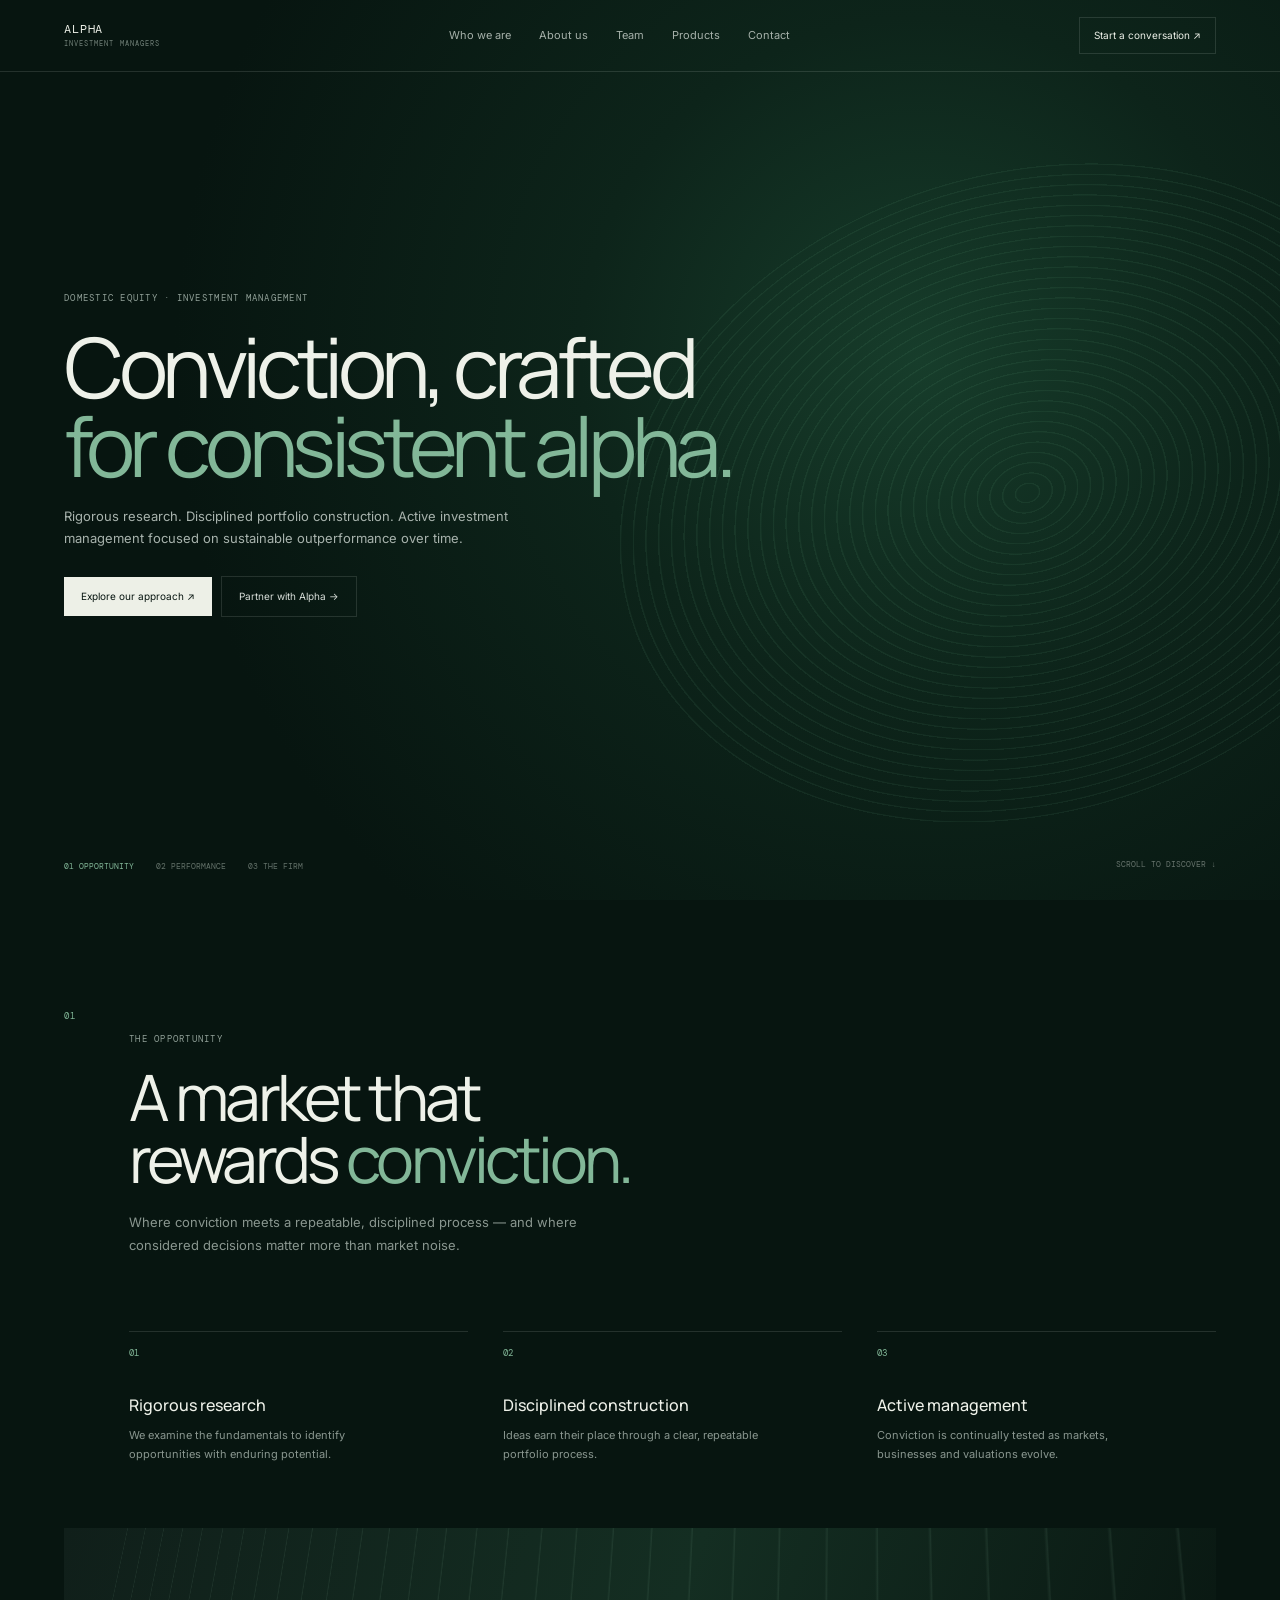
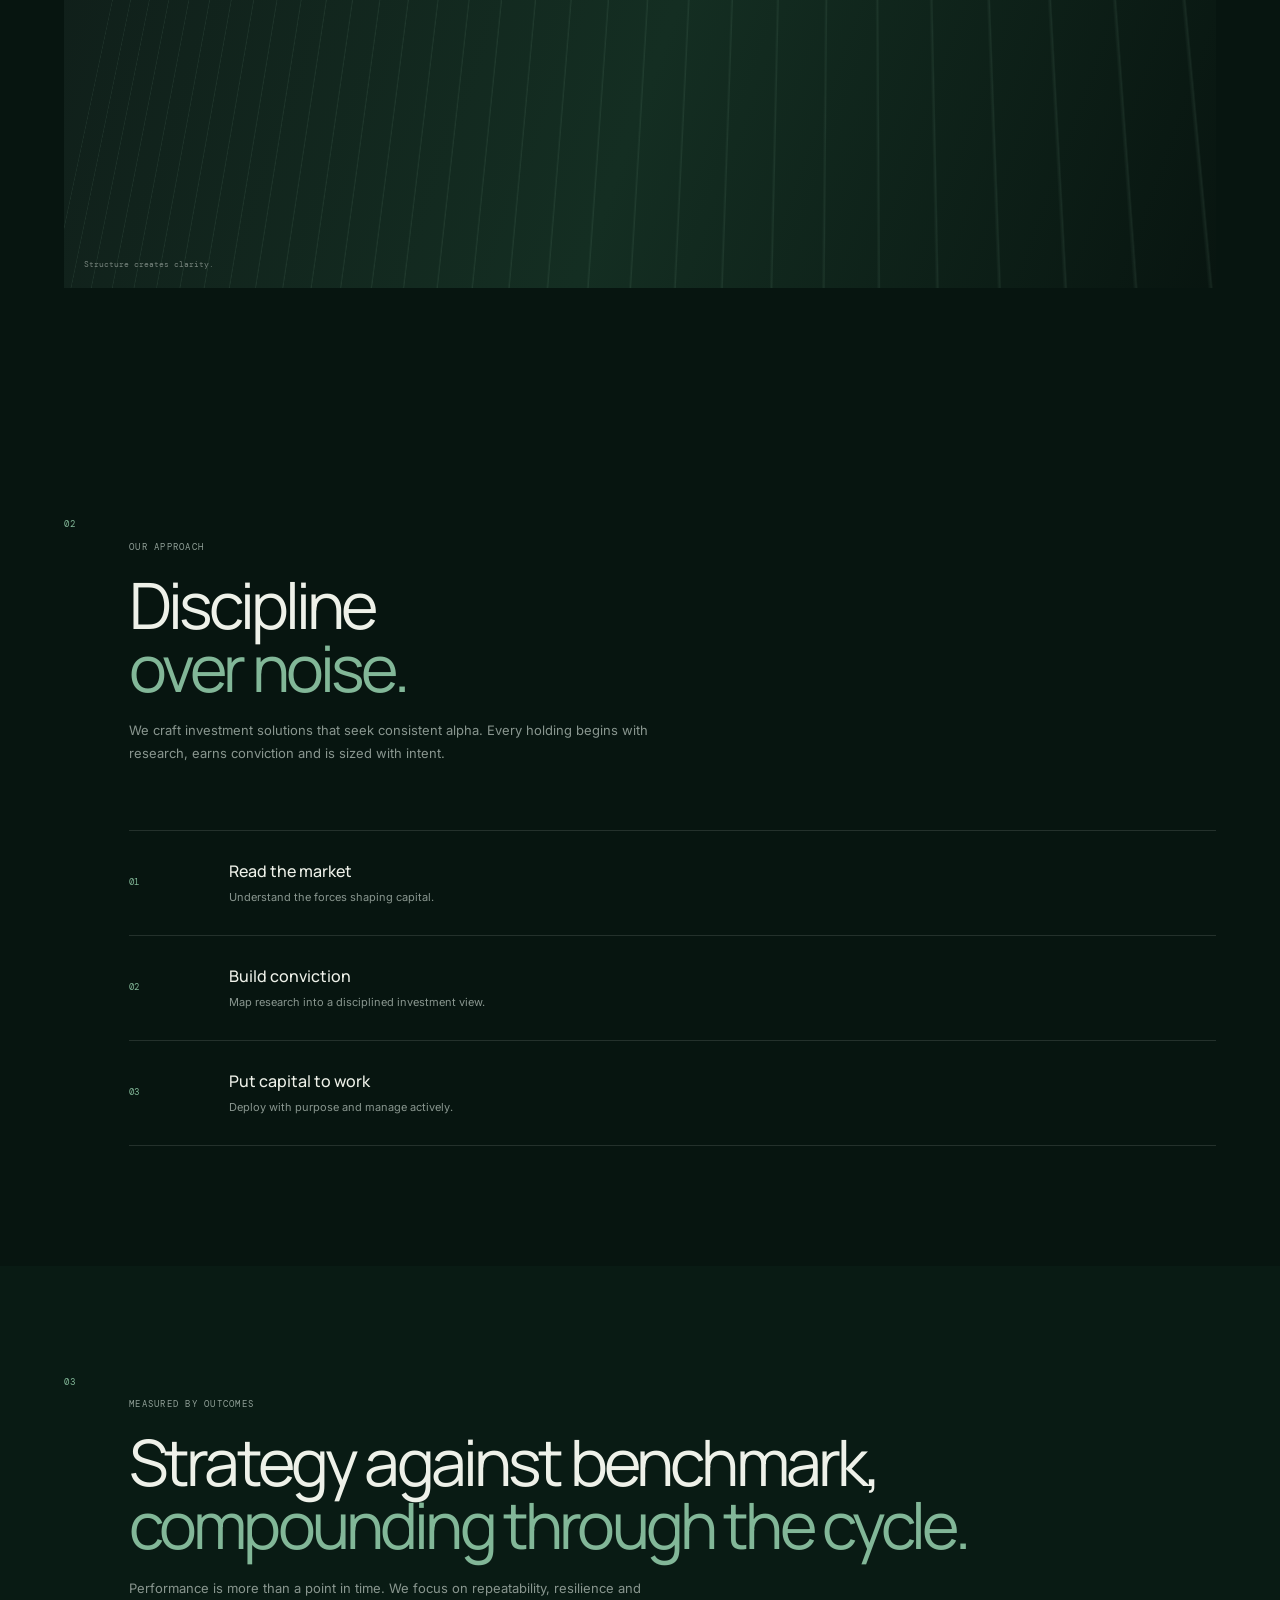
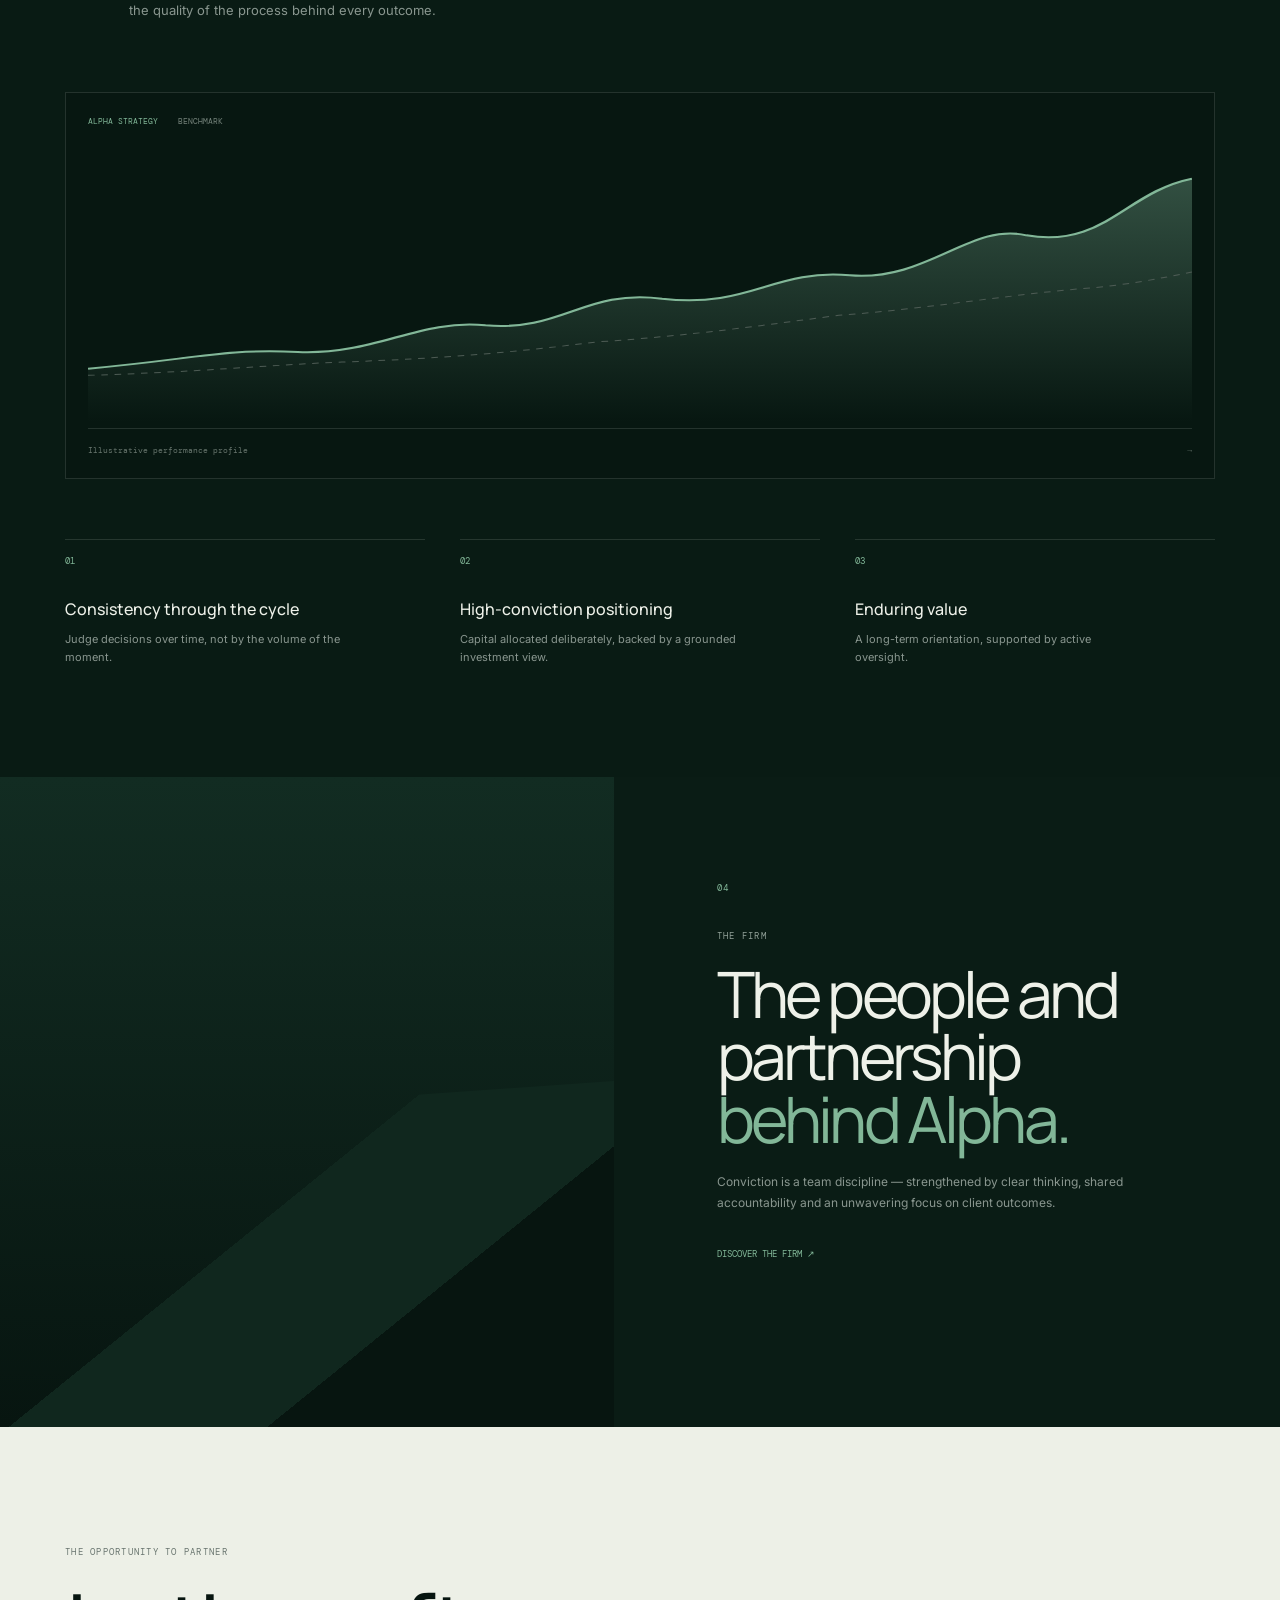
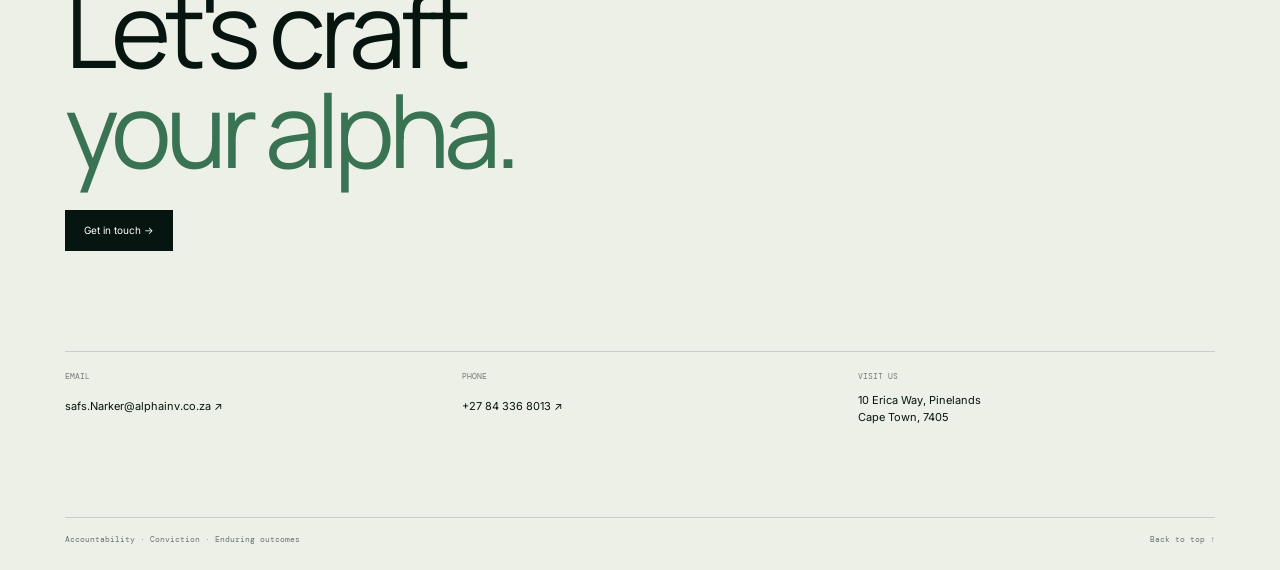
<file: alpha-investments/index.html>
<!DOCTYPE html>
<html lang="en">
<head>
  <meta charset="UTF-8">
  <meta name="viewport" content="width=device-width, initial-scale=1.0">

  <title>Alpha Investment Managers</title>

  <link rel="preconnect" href="https://fonts.googleapis.com">
  <link rel="preconnect" href="https://fonts.gstatic.com" crossorigin>
  <link
    href="https://fonts.googleapis.com/css2?family=DM+Mono:wght@400;500&family=Inter:wght@400;500;600&family=Manrope:wght@400;500;600;700&display=swap"
    rel="stylesheet"
  >

  <link rel="stylesheet" href="style.css">
</head>

<body>

  <!-- NAVIGATION -->
  <header class="navbar">
    <a href="#" class="logo">
      ALPHA<span>INVESTMENT MANAGERS</span>
    </a>

    <nav>
      <a href="#opportunity">Who we are</a>
      <a href="#approach">About us</a>
      <a href="#firm">Team</a>
      <a href="#performance">Products</a>
      <a href="#contact">Contact</a>
    </nav>

    <a href="#contact" class="nav-cta">
      Start a conversation ↗
    </a>
  </header>


  <!-- HERO -->
  <main>

    <section class="hero">

      <div class="hero-image">
        <div class="wave"></div>
      </div>

      <div class="hero-content">

        <div class="eyebrow">
          Domestic equity · Investment management
        </div>

        <h1>
          Conviction, crafted
          <br>
          <em>for consistent alpha.</em>
        </h1>

        <p class="hero-description">
          Rigorous research. Disciplined portfolio construction.
          Active investment management focused on sustainable
          outperformance over time.
        </p>

        <div class="hero-buttons">
          <a href="#approach" class="button button-light">
            Explore our approach ↗
          </a>

          <a href="#contact" class="button button-outline">
            Partner with Alpha →
          </a>
        </div>

      </div>

      <div class="hero-index">
        <span>01 Opportunity</span>
        <span>02 Performance</span>
        <span>03 The firm</span>
      </div>

      <div class="scroll">
        Scroll to discover
        <span>↓</span>
      </div>

    </section>


    <!-- OPPORTUNITY -->
    <section id="opportunity" class="section opportunity">

      <div class="section-number">01</div>

      <div class="section-heading">
        <span class="eyebrow">The opportunity</span>

        <h2>
          A market that
          <br>
          rewards <em>conviction.</em>
        </h2>

        <p>
          Where conviction meets a repeatable, disciplined process —
          and where considered decisions matter more than market noise.
        </p>
      </div>


      <div class="principles">

        <article>
          <span class="number">01</span>

          <h3>Rigorous research</h3>

          <p>
            We examine the fundamentals to identify opportunities
            with enduring potential.
          </p>
        </article>


        <article>
          <span class="number">02</span>

          <h3>Disciplined construction</h3>

          <p>
            Ideas earn their place through a clear, repeatable
            portfolio process.
          </p>
        </article>


        <article>
          <span class="number">03</span>

          <h3>Active management</h3>

          <p>
            Conviction is continually tested as markets, businesses
            and valuations evolve.
          </p>
        </article>

      </div>

      <div class="architecture-image">
        <div class="architecture-lines"></div>
        <span>Structure creates clarity.</span>
      </div>

    </section>


    <!-- APPROACH -->
    <section id="approach" class="section approach">

      <div class="section-number">02</div>

      <div class="section-heading">
        <span class="eyebrow">Our approach</span>

        <h2>
          Discipline
          <br>
          <em>over noise.</em>
        </h2>

        <p>
          We craft investment solutions that seek consistent alpha.
          Every holding begins with research, earns conviction and
          is sized with intent.
        </p>
      </div>


      <div class="process">

        <div class="process-item">
          <div class="process-number">01</div>

          <div>
            <h3>Read the market</h3>
            <p>
              Understand the forces shaping capital.
            </p>
          </div>
        </div>


        <div class="process-item">
          <div class="process-number">02</div>

          <div>
            <h3>Build conviction</h3>
            <p>
              Map research into a disciplined investment view.
            </p>
          </div>
        </div>


        <div class="process-item">
          <div class="process-number">03</div>

          <div>
            <h3>Put capital to work</h3>
            <p>
              Deploy with purpose and manage actively.
            </p>
          </div>
        </div>

      </div>

    </section>


    <!-- PERFORMANCE -->
    <section id="performance" class="section performance">

      <div class="section-number">03</div>

      <div class="section-heading">

        <span class="eyebrow">Measured by outcomes</span>

        <h2>
          Strategy against benchmark,
          <br>
          <em>compounding through the cycle.</em>
        </h2>

        <p>
          Performance is more than a point in time. We focus on
          repeatability, resilience and the quality of the process
          behind every outcome.
        </p>

      </div>


      <div class="chart">

        <div class="chart-labels">
          <span>Alpha strategy</span>
          <span>Benchmark</span>
        </div>

        <svg viewBox="0 0 1000 420"
             preserveAspectRatio="none"
             class="performance-chart">

          <defs>

            <linearGradient id="alphaGradient"
                            x1="0"
                            x2="0"
                            y1="0"
                            y2="1">

              <stop offset="0%"
                    stop-color="#83b99c"
                    stop-opacity=".35"/>

              <stop offset="100%"
                    stop-color="#83b99c"
                    stop-opacity="0"/>
            </linearGradient>

          </defs>

          <path
            class="area"
            d="
              M0 340
              C100 325 120 310 190 315
              C260 320 300 265 360 275
              C430 285 450 220 520 235
              C600 250 620 190 690 200
              C760 210 800 120 850 140
              C920 160 940 75 1000 55
              L1000 420
              L0 420
              Z
            "
          />

          <path
            class="benchmark"
            d="
              M0 350
              C100 345 160 335 230 330
              C320 325 390 315 460 300
              C550 290 610 275 680 260
              C760 250 830 230 900 220
              C940 215 970 205 1000 195
            "
          />

          <path
            class="alpha"
            d="
              M0 340
              C100 325 120 310 190 315
              C260 320 300 265 360 275
              C430 285 450 220 520 235
              C600 250 620 190 690 200
              C760 210 800 120 850 140
              C920 160 940 75 1000 55
            "
          />

        </svg>

        <div class="chart-footer">
          <span>Illustrative performance profile</span>
          <span>→</span>
        </div>

      </div>


      <div class="performance-cards">

        <article>
          <span>01</span>
          <h3>Consistency through the cycle</h3>
          <p>
            Judge decisions over time, not by the volume of the moment.
          </p>
        </article>

        <article>
          <span>02</span>
          <h3>High-conviction positioning</h3>
          <p>
            Capital allocated deliberately, backed by a grounded
            investment view.
          </p>
        </article>

        <article>
          <span>03</span>
          <h3>Enduring value</h3>
          <p>
            A long-term orientation, supported by active oversight.
          </p>
        </article>

      </div>

    </section>


    <!-- THE FIRM -->
    <section id="firm" class="firm">

      <div class="firm-image">
        <div class="mountain"></div>
      </div>

      <div class="firm-content">

        <div class="section-number">04</div>

        <span class="eyebrow">The firm</span>

        <h2>
          The people and
          <br>
          partnership
          <br>
          <em>behind Alpha.</em>
        </h2>

        <p>
          Conviction is a team discipline — strengthened by clear
          thinking, shared accountability and an unwavering focus
          on client outcomes.
        </p>

        <a href="#contact" class="text-link">
          Discover the firm ↗
        </a>

      </div>

    </section>


    <!-- CONTACT -->
    <section id="contact" class="contact">

      <div class="contact-inner">

        <span class="eyebrow">
          The opportunity to partner
        </span>

        <h2>
          Let's craft
          <br>
          <em>your alpha.</em>
        </h2>

        <a href="mailto:safs.Narker@alphainv.co.za"
           class="contact-button">
          Get in touch →
        </a>

        <div class="contact-grid">

          <div>
            <small>Email</small>
            <a href="mailto:safs.Narker@alphainv.co.za">
              safs.Narker@alphainv.co.za ↗
            </a>
          </div>

          <div>
            <small>Phone</small>
            <a href="tel:+27843368013">
              +27 84 336 8013 ↗
            </a>
          </div>

          <div>
            <small>Visit us</small>
            <p>
              10 Erica Way, Pinelands<br>
              Cape Town, 7405
            </p>
          </div>

        </div>

      </div>

      <footer>
        <span>Accountability · Conviction · Enduring outcomes</span>
        <a href="#">Back to top ↑</a>
      </footer>

    </section>

  </main>

</body>
</html>
</file>
<file: alpha-investments/style.css>
/* =========================================================
   ALPHA INVESTMENT MANAGERS
   CLEAN RESPONSIVE STYLESHEET
========================================================= */

* {
  margin: 0;
  padding: 0;
  box-sizing: border-box;
}

html {
  scroll-behavior: smooth;
}

body {
  background: #071510;
  color: #eef1e9;
  font-family: "Inter", sans-serif;
  line-height: 1.5;
  overflow-x: hidden;
}

a {
  color: inherit;
  text-decoration: none;
}

:root {
  --black: #071510;
  --dark: #0a1c15;
  --dark-2: #10271d;
  --green: #82b798;
  --green-light: #a8cdb6;
  --cream: #edf0e7;
  --muted: #89968f;
  --border: rgba(232, 239, 229, 0.13);

  --page: clamp(24px, 5vw, 80px);
  --content: 1280px;
}


/* =========================================================
   GLOBAL
========================================================= */

main {
  width: 100%;
}

section {
  width: 100%;
}

.eyebrow {
  display: inline-block;

  font-family: "DM Mono", monospace;
  font-size: 9px;
  font-weight: 400;

  text-transform: uppercase;
  letter-spacing: .14em;

  color: #91a098;
}

.section-number {
  font-family: "DM Mono", monospace;
  font-size: 9px;

  color: var(--green);

  letter-spacing: .1em;
}


/* =========================================================
   NAVIGATION
========================================================= */

.navbar {
  position: absolute;
  z-index: 50;

  top: 0;
  left: 0;

  width: 100%;
  height: 72px;

  padding: 0 var(--page);

  display: flex;
  align-items: center;
  justify-content: space-between;

  border-bottom: 1px solid var(--border);
}

.logo {
  display: flex;
  flex-direction: column;

  font-family: "DM Mono", monospace;
  font-size: 12px;

  letter-spacing: .07em;
  line-height: 1.1;
}

.logo span {
  margin-top: 4px;

  color: #718078;

  font-size: 7px;
  letter-spacing: .15em;
}

.navbar nav {
  display: flex;
  align-items: center;
  gap: 28px;
}

.navbar nav a {
  color: #a6b1aa;

  font-size: 11px;

  transition: color .25s ease;
}

.navbar nav a:hover {
  color: white;
}

.nav-cta {
  padding: 10px 14px;

  border: 1px solid var(--border);

  font-size: 10px;

  transition: .25s ease;
}

.nav-cta:hover {
  background: var(--cream);
  color: var(--black);
}


/* =========================================================
   HERO
========================================================= */

.hero {
  position: relative;

  min-height: 780px;
  height: 100vh;
  max-height: 900px;

  display: flex;
  align-items: center;

  overflow: hidden;

  background:
    radial-gradient(
      circle at 72% 40%,
      #173d2b 0%,
      #0d241a 32%,
      #071510 70%
    );
}

.hero-image {
  position: absolute;

  right: -5%;
  top: 8%;

  width: 55%;
  height: 90%;

  opacity: .55;

  pointer-events: none;
}

.wave {
  position: absolute;

  width: 120%;
  height: 80%;

  right: -15%;
  top: 12%;

  border-radius: 50%;

  transform: rotate(-18deg);

  background:
    repeating-radial-gradient(
      ellipse at center,
      transparent 0 11px,
      rgba(116, 190, 146, .16) 12px 13px
    );
}

.hero-content {
  position: relative;
  z-index: 3;

  width: min(900px, 70%);

  margin-left: var(--page);
}

.hero h1 {
  margin: 20px 0;

  max-width: 950px;

  font-family: "Manrope", sans-serif;

  font-size: clamp(52px, 6.5vw, 92px);

  font-weight: 400;

  line-height: .95;

  letter-spacing: -.065em;
}

.hero h1 em {
  color: var(--green);
  font-style: normal;
}

.hero-description {
  max-width: 470px;

  margin: 0 0 27px;

  color: #a8b3ad;

  font-size: 13px;

  line-height: 1.7;
}

.hero-buttons {
  display: flex;
  align-items: center;

  gap: 9px;
}

.button {
  display: inline-flex;
  align-items: center;
  justify-content: center;

  padding: 12px 17px;

  font-size: 10px;

  transition: .25s ease;
}

.button-light {
  background: var(--cream);
  color: var(--black);
}

.button-light:hover {
  background: white;
}

.button-outline {
  border: 1px solid var(--border);
  color: #d8ded9;
}

.button-outline:hover {
  border-color: var(--green);
  color: var(--green);
}

.hero-index {
  position: absolute;

  left: var(--page);
  bottom: 28px;

  display: flex;
  gap: 22px;

  font-family: "DM Mono", monospace;

  font-size: 8px;

  color: #637169;

  text-transform: uppercase;
}

.hero-index span:first-child {
  color: var(--green);
}

.scroll {
  position: absolute;

  right: var(--page);
  bottom: 30px;

  color: #66736c;

  font-family: "DM Mono", monospace;
  font-size: 8px;

  text-transform: uppercase;
}


/* =========================================================
   STANDARD SECTION
========================================================= */

.section {
  position: relative;

  max-width: var(--content);

  margin: auto;

  padding: 110px var(--page);
}

.section-heading {
  max-width: 760px;

  margin-left: 65px;
}

.section-heading h2,
.firm h2,
.contact h2 {
  margin: 18px 0 20px;

  font-family: "Manrope", sans-serif;

  font-size: clamp(44px, 5vw, 70px);

  font-weight: 400;

  line-height: .98;

  letter-spacing: -.06em;
}

.section-heading h2 em,
.firm h2 em,
.contact h2 em {
  color: var(--green);
  font-style: normal;
}

.section-heading p {
  max-width: 520px;

  color: var(--muted);

  font-size: 13px;

  line-height: 1.75;
}


/* =========================================================
   OPPORTUNITY
========================================================= */

.opportunity {
  padding-bottom: 120px;
}

.principles {
  margin: 75px 0 65px 65px;

  display: grid;

  grid-template-columns: repeat(3, 1fr);

  gap: 35px;
}

.principles article {
  padding-top: 15px;

  border-top: 1px solid var(--border);
}

.number {
  display: block;

  margin-bottom: 32px;

  font-family: "DM Mono", monospace;
  font-size: 9px;

  color: var(--green);
}

.principles h3,
.process h3,
.performance-cards h3 {
  margin-bottom: 9px;

  font-family: "Manrope", sans-serif;

  font-size: 16px;
  font-weight: 500;
}

.principles p,
.process p,
.performance-cards p {
  max-width: 280px;

  color: var(--muted);

  font-size: 11px;

  line-height: 1.7;
}

.architecture-image {
  position: relative;

  height: 360px;

  overflow: hidden;

  background:
    linear-gradient(
      110deg,
      #101f1a,
      #142e22 50%,
      #081510
    );
}

.architecture-lines {
  position: absolute;

  inset: -30%;

  background:
    repeating-linear-gradient(
      90deg,
      transparent 0 42px,
      rgba(137, 188, 158, .1) 43px 44px
    );

  transform:
    perspective(600px)
    rotateY(-20deg)
    rotateX(10deg);
}

.architecture-image span {
  position: absolute;

  left: 20px;
  bottom: 18px;

  color: #78857e;

  font-family: "DM Mono", monospace;
  font-size: 8px;
}


/* =========================================================
   APPROACH
========================================================= */

.approach {
  padding-top: 110px;
  padding-bottom: 120px;
}

.process {
  margin: 65px 0 0 65px;

  border-top: 1px solid var(--border);
}

.process-item {
  min-height: 105px;

  display: grid;

  grid-template-columns: 100px 1fr;

  align-items: center;

  border-bottom: 1px solid var(--border);
}

.process-number {
  font-family: "DM Mono", monospace;

  color: var(--green);

  font-size: 9px;
}

.process h3 {
  margin-bottom: 5px;
}


/* =========================================================
   PERFORMANCE
========================================================= */

.performance {
  max-width: none;

  padding: 110px var(--page);

  background: #091b14;
}

.performance .section-heading {
  max-width: 850px;

  margin-left: 65px;
}

.chart {
  max-width: 1150px;

  margin: 70px auto 60px;

  padding: 22px;

  border: 1px solid var(--border);

  background: #071711;
}

.chart-labels {
  display: flex;
  gap: 20px;

  margin-bottom: 15px;

  font-family: "DM Mono", monospace;
  font-size: 8px;

  color: #75837b;

  text-transform: uppercase;
}

.chart-labels span:first-child {
  color: var(--green);
}

.performance-chart {
  width: 100%;
  height: 280px;
}

.area {
  fill: url(#alphaGradient);
}

.alpha {
  fill: none;

  stroke: var(--green);
  stroke-width: 3;
}

.benchmark {
  fill: none;

  stroke: #4d5b54;
  stroke-width: 1.5;

  stroke-dasharray: 6 6;
}

.chart-footer {
  display: flex;
  justify-content: space-between;

  padding-top: 15px;

  border-top: 1px solid var(--border);

  color: #68766e;

  font-family: "DM Mono", monospace;
  font-size: 8px;
}

.performance-cards {
  max-width: 1150px;

  margin: auto;

  display: grid;

  grid-template-columns: repeat(3, 1fr);

  gap: 35px;
}

.performance-cards article {
  padding-top: 15px;

  border-top: 1px solid var(--border);
}

.performance-cards article > span {
  display: block;

  margin-bottom: 28px;

  color: var(--green);

  font-family: "DM Mono", monospace;
  font-size: 9px;
}


/* =========================================================
   FIRM
========================================================= */

.firm {
  min-height: 650px;

  display: grid;

  grid-template-columns: 48% 52%;

  background: #0a1c15;
}

.firm-image {
  position: relative;

  overflow: hidden;

  min-height: 500px;

  background:
    linear-gradient(
      180deg,
      #122c22,
      #071510
    );
}

.mountain {
  position: absolute;

  left: -10%;
  bottom: -20%;

  width: 125%;
  height: 70%;

  background:
    linear-gradient(
      145deg,
      transparent 0 35%,
      #10271e 35% 55%,
      #071510 55%
    );

  transform: rotate(-4deg);
}

.firm-content {
  position: relative;

  padding: 105px 8vw;
}

.firm-content .section-number {
  margin-bottom: 25px;
}

.firm h2 {
  font-size: clamp(45px, 5vw, 70px);
}

.firm p {
  max-width: 450px;

  margin-bottom: 25px;

  color: var(--muted);

  font-size: 12px;

  line-height: 1.8;
}

.text-link {
  color: var(--green);

  font-family: "DM Mono", monospace;

  font-size: 9px;

  text-transform: uppercase;
}


/* =========================================================
   CONTACT
========================================================= */

.contact {
  min-height: 650px;

  padding: 110px var(--page) 25px;

  background: var(--cream);

  color: var(--black);
}

.contact-inner {
  max-width: 1150px;

  margin: auto;
}

.contact .eyebrow {
  color: #69756f;
}

.contact h2 {
  max-width: 900px;

  margin-top: 18px;

  font-size: clamp(60px, 8vw, 110px);
}

.contact h2 em {
  color: #397354;
}

.contact-button {
  display: inline-block;

  margin-top: 10px;

  padding: 13px 19px;

  background: var(--black);

  color: white;

  font-size: 10px;
}

.contact-grid {
  display: grid;

  grid-template-columns: repeat(3, 1fr);

  gap: 40px;

  margin-top: 100px;

  padding-top: 18px;

  border-top: 1px solid rgba(0, 0, 0, .14);
}

.contact-grid small {
  display: block;

  margin-bottom: 10px;

  color: #727d77;

  font-family: "DM Mono", monospace;

  font-size: 8px;

  text-transform: uppercase;
}

.contact-grid a,
.contact-grid p {
  font-size: 11px;

  line-height: 1.6;
}

.contact footer {
  max-width: 1150px;

  margin: 90px auto 0;

  padding-top: 15px;

  border-top: 1px solid rgba(0, 0, 0, .14);

  display: flex;

  justify-content: space-between;

  color: #69756f;

  font-family: "DM Mono", monospace;

  font-size: 8px;
}


/* =========================================================
   TABLET
========================================================= */

@media (max-width: 1000px) {

  :root {
    --page: 35px;
  }

  .navbar nav {
    gap: 18px;
  }

  .nav-cta {
    display: none;
  }

  .hero-content {
    width: 75%;
  }

  .section-heading {
    margin-left: 45px;
  }

  .principles,
  .process {
    margin-left: 45px;
  }

  .performance .section-heading {
    margin-left: 45px;
  }

  .firm-content {
    padding-left: 55px;
    padding-right: 55px;
  }
}


/* =========================================================
   MOBILE
========================================================= */

@media (max-width: 700px) {

  :root {
    --page: 20px;
  }

  body {
    font-size: 13px;
  }


  /* NAV */

  .navbar {
    height: 62px;

    padding: 0 20px;
  }

  .navbar nav {
    display: none;
  }

  .logo {
    font-size: 11px;
  }


  /* HERO */

  .hero {
    min-height: 680px;
    height: 100svh;
    max-height: none;

    align-items: flex-end;
  }

  .hero-image {
    width: 100%;
    height: 70%;

    right: -25%;
    top: 12%;

    opacity: .3;
  }

  .hero-content {
    width: 100%;

    margin: 0;

    padding: 0 20px 100px;
  }

  .hero h1 {
    max-width: 600px;

    margin: 14px 0 18px;

    font-size: clamp(44px, 13vw, 64px);

    line-height: .94;
  }

  .hero-description {
    max-width: 390px;

    margin-bottom: 22px;

    font-size: 12px;
  }

  .hero-buttons {
    width: 100%;

    display: grid;

    grid-template-columns: 1fr 1fr;

    gap: 7px;
  }

  .button {
    width: 100%;

    padding: 12px 8px;

    text-align: center;
  }

  .hero-index,
  .scroll {
    display: none;
  }


  /* SECTIONS */

  .section {
    padding: 75px 20px;
  }

  .section-number {
    position: static;

    display: block;

    margin-bottom: 20px;
  }

  .section-heading {
    margin-left: 0;
  }

  .section-heading h2,
  .firm h2 {
    margin: 14px 0 18px;

    font-size: clamp(40px, 12vw, 58px);
  }

  .section-heading p {
    font-size: 12px;
  }


  /* OPPORTUNITY */

  .opportunity {
    padding-bottom: 80px;
  }

  .principles {
    margin: 50px 0 45px;

    grid-template-columns: 1fr;

    gap: 0;
  }

  .principles article {
    padding: 18px 0 22px;
  }

  .number {
    margin-bottom: 22px;
  }

  .principles h3 {
    font-size: 15px;
  }

  .architecture-image {
    height: 250px;
  }


  /* APPROACH */

  .approach {
    padding-top: 75px;
    padding-bottom: 80px;
  }

  .process {
    margin: 45px 0 0;
  }

  .process-item {
    min-height: 95px;

    grid-template-columns: 50px 1fr;
  }

  .process h3 {
    font-size: 14px;
  }

  .process p {
    font-size: 11px;
  }


  /* PERFORMANCE */

  .performance {
    padding: 75px 20px;
  }

  .performance .section-heading {
    margin-left: 0;
  }

  .chart {
    margin: 45px 0 45px;

    padding: 12px;
  }

  .performance-chart {
    height: 200px;
  }

  .performance-cards {
    grid-template-columns: 1fr;

    gap: 0;
  }

  .performance-cards article {
    padding: 18px 0;
  }

  .performance-cards article > span {
    margin-bottom: 18px;
  }


  /* FIRM */

  .firm {
    min-height: auto;

    display: flex;
    flex-direction: column;
  }

  .firm-image {
    min-height: 300px;

    order: 1;
  }

  .firm-content {
    order: 2;

    padding: 70px 20px;
  }

  .firm h2 {
    font-size: clamp(42px, 12vw, 58px);
  }


  /* CONTACT */

  .contact {
    min-height: auto;

    padding: 75px 20px 20px;
  }

  .contact h2 {
    margin: 15px 0 10px;

    font-size: clamp(58px, 17vw, 85px);
  }

  .contact-button {
    margin-top: 10px;
  }

  .contact-grid {
    grid-template-columns: 1fr;

    gap: 25px;

    margin-top: 65px;
  }

  .contact footer {
    margin-top: 60px;

    flex-direction: column;

    gap: 12px;
  }
}


/* =========================================================
   SMALL PHONES
========================================================= */

@media (max-width: 400px) {

  .hero {
    min-height: 620px;
  }

  .hero-content {
    padding-bottom: 75px;
  }

  .hero h1 {
    font-size: 43px;
  }

  .hero-buttons {
    grid-template-columns: 1fr;
  }

  .section-heading h2,
  .firm h2 {
    font-size: 40px;
  }

  .contact h2 {
    font-size: 55px;
  }
}
</file>
